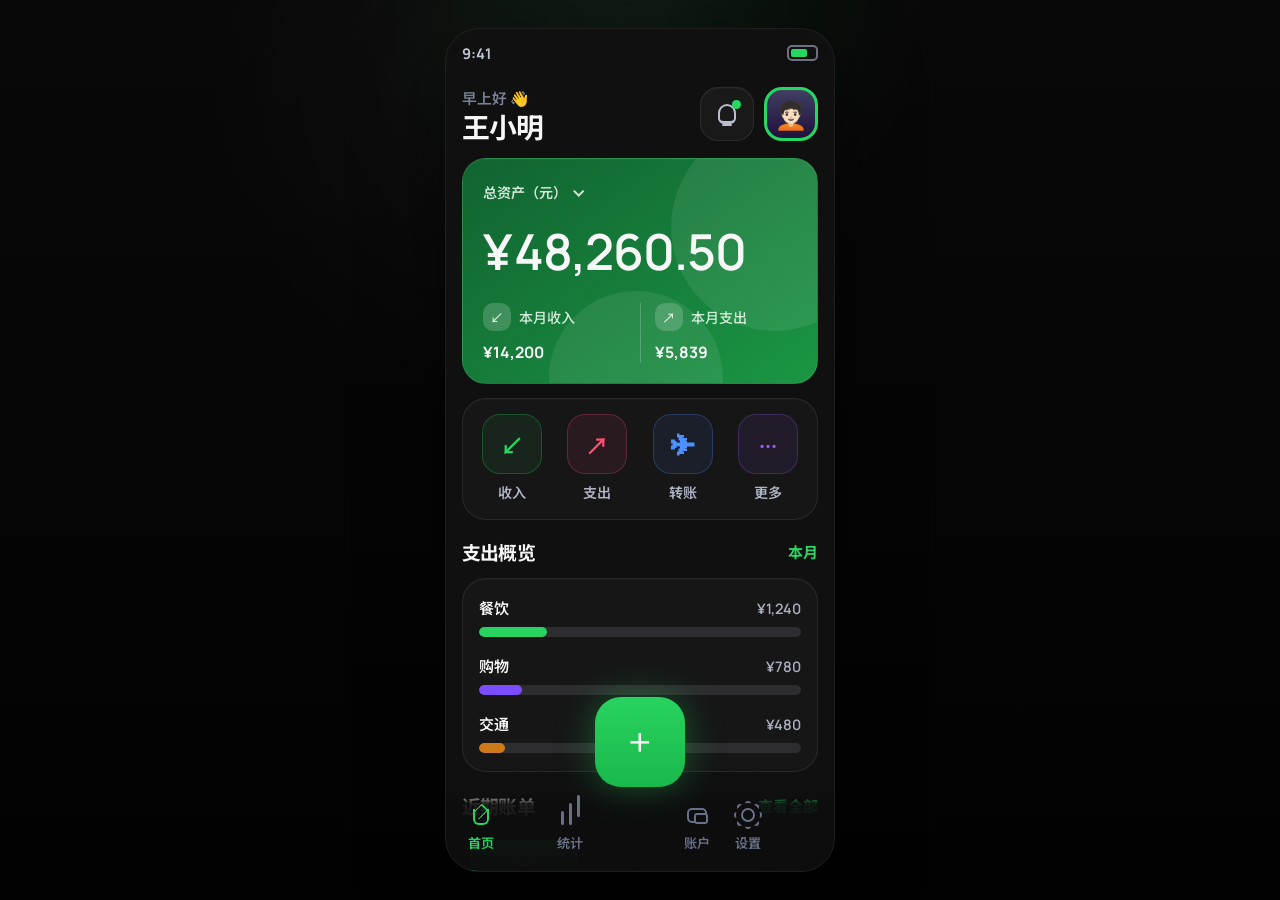
<file: docs/icost-ledger-demo/index.html>
<!DOCTYPE html>
<html lang="zh-CN">
  <head>
    <meta charset="UTF-8" />
    <meta name="viewport" content="width=device-width, initial-scale=1.0" />
    <title>FlowBook Demo</title>
    <meta
      name="description"
      content="参考 iCost 的移动端记账应用首页 demo，包含资产卡片、快捷操作、支出概览、近期账单和底部录入弹层。"
    />
    <link rel="preconnect" href="https://fonts.googleapis.com" />
    <link rel="preconnect" href="https://fonts.gstatic.com" crossorigin />
    <link
      href="https://fonts.googleapis.com/css2?family=Manrope:wght@500;600;700;800&family=Noto+Sans+SC:wght@400;500;700;800&display=swap"
      rel="stylesheet"
    />
    <link rel="stylesheet" href="./styles.css" />
  </head>
  <body>
    <div class="page-bg"></div>

    <div class="phone-shell">
      <div class="phone-frame">
        <header class="status-bar">
          <span>9:41</span>
          <div class="battery">
            <span class="battery-level"></span>
          </div>
        </header>

        <main class="app-screen">
          <section class="app-view is-active" data-view="home">
            <header class="hero-header">
              <div>
                <p class="greeting">早上好 👋</p>
                <h1>王小明</h1>
              </div>
              <div class="hero-actions">
                <button class="circle-button" type="button" aria-label="通知">
                  <span class="icon-bell"></span>
                  <span class="dot"></span>
                </button>
                <button class="avatar-button" type="button" aria-label="用户头像">🧑🏻‍🦱</button>
              </div>
            </header>

            <section class="asset-card">
              <div class="asset-card-glow asset-glow-one"></div>
              <div class="asset-card-glow asset-glow-two"></div>
              <div class="asset-card-head">
                <button class="asset-title" id="asset-title-button" type="button">
                  总资产（元）
                  <span class="chevron"></span>
                </button>
              </div>
              <div class="asset-total" id="asset-total">
                <span class="asset-currency">¥</span>
                <span class="asset-amount">0.00</span>
              </div>
              <div class="asset-summary">
                <div class="asset-metric">
                  <div class="metric-label">
                    <span class="metric-icon income-icon">↙</span>
                    <span>本月收入</span>
                  </div>
                  <strong id="month-income">¥0</strong>
                </div>
                <div class="metric-divider"></div>
                <div class="asset-metric">
                  <div class="metric-label">
                    <span class="metric-icon expense-icon">↗</span>
                    <span>本月支出</span>
                  </div>
                  <strong id="month-expense">¥0</strong>
                </div>
              </div>
            </section>

            <section class="quick-panel">
              <button class="quick-item" type="button" data-modal-type="income">
                <span class="quick-icon income">↙</span>
                <strong>收入</strong>
              </button>
              <button class="quick-item" type="button" data-modal-type="expense">
                <span class="quick-icon expense">↗</span>
                <strong>支出</strong>
              </button>
              <button class="quick-item" type="button" data-modal-type="transfer">
                <span class="quick-icon transfer">✈</span>
                <strong>转账</strong>
              </button>
              <button class="quick-item" type="button" id="more-button">
                <span class="quick-icon more">···</span>
                <strong>更多</strong>
              </button>
            </section>

            <section class="section-block">
              <div class="section-head">
                <h2>支出概览</h2>
                <button class="section-link" type="button">本月</button>
              </div>
              <div class="expense-card" id="expense-overview"></div>
            </section>

            <section class="section-block recent-section">
              <div class="section-head">
                <h2>近期账单</h2>
                <button class="section-link" id="toggle-all-button" type="button">查看全部</button>
              </div>

              <div class="segmented-control" id="recent-filter"></div>

              <div class="recent-list" id="recent-list"></div>
            </section>
          </section>

          <section class="app-view" data-view="stats">
            <header class="subpage-header">
              <p class="subpage-eyebrow">统计</p>
              <h2>收支分析</h2>
            </header>
            <section class="dark-card stats-summary">
              <div>
                <span>本月净结余</span>
                <strong id="stats-net-balance">¥0.00</strong>
              </div>
              <div>
                <span>记录总数</span>
                <strong id="stats-entry-count">0 笔</strong>
              </div>
            </section>
            <section class="dark-card chart-card">
              <div class="mini-head">
                <h3>分类排行</h3>
                <span id="stats-month-label">本月</span>
              </div>
              <div class="stats-breakdown" id="stats-breakdown"></div>
            </section>
          </section>

          <section class="app-view" data-view="account">
            <header class="subpage-header">
              <p class="subpage-eyebrow">账户</p>
              <h2>资产与账本</h2>
            </header>
            <section class="dark-card account-card">
              <span>当前账本</span>
              <strong>个人日常</strong>
              <p>支持本地存储演示，新增记录会保留在浏览器中。</p>
            </section>
            <section class="dark-card account-card">
              <span>累计收入</span>
              <strong id="total-income">¥0.00</strong>
            </section>
            <section class="dark-card account-card">
              <span>累计支出</span>
              <strong id="total-expense">¥0.00</strong>
            </section>
          </section>

          <section class="app-view" data-view="settings">
            <header class="subpage-header">
              <p class="subpage-eyebrow">设置</p>
              <h2>演示选项</h2>
            </header>
            <section class="settings-list">
              <button class="settings-item" id="reset-button" type="button">
                <span>恢复样例数据</span>
                <strong>重新填充首页展示</strong>
              </button>
              <button class="settings-item" id="open-expense-button" type="button">
                <span>快速记支出</span>
                <strong>打开底部录入弹层</strong>
              </button>
            </section>
          </section>
        </main>

        <button class="fab-button" id="fab-button" type="button" aria-label="新增账单">+</button>

        <nav class="bottom-nav" id="bottom-nav">
          <button class="nav-item is-active" type="button" data-view-target="home">
            <span class="nav-icon home"></span>
            <span>首页</span>
          </button>
          <button class="nav-item" type="button" data-view-target="stats">
            <span class="nav-icon stats"></span>
            <span>统计</span>
          </button>
          <button class="nav-item nav-gap" type="button" data-view-target="account">
            <span class="nav-icon wallet"></span>
            <span>账户</span>
          </button>
          <button class="nav-item" type="button" data-view-target="settings">
            <span class="nav-icon settings"></span>
            <span>设置</span>
          </button>
        </nav>
      </div>
    </div>

    <div class="modal-backdrop" id="modal-backdrop" hidden>
      <section class="entry-sheet" role="dialog" aria-modal="true" aria-labelledby="sheet-title">
        <div class="sheet-handle"></div>
        <div class="sheet-head">
          <div>
            <p class="subpage-eyebrow">快速录入</p>
            <h3 id="sheet-title">新增支出</h3>
          </div>
          <button class="close-button" id="close-sheet-button" type="button" aria-label="关闭">×</button>
        </div>

        <div class="sheet-segmented" id="entry-type-switch">
          <button class="sheet-tab is-active" type="button" data-entry-type="expense">支出</button>
          <button class="sheet-tab" type="button" data-entry-type="income">收入</button>
          <button class="sheet-tab" type="button" data-entry-type="transfer">转账</button>
        </div>

        <form class="entry-sheet-form" id="entry-form">
          <label>
            <span>金额</span>
            <input id="amount-input" name="amount" type="number" min="0" step="0.01" placeholder="输入金额" required />
          </label>

          <label>
            <span>分类</span>
            <select id="category-input" name="category"></select>
          </label>

          <label class="full-width">
            <span>备注</span>
            <input id="note-input" name="note" type="text" maxlength="40" placeholder="例如：星巴克咖啡、工资收入" />
          </label>

          <label class="full-width">
            <span>时间</span>
            <input id="datetime-input" name="datetime" type="datetime-local" required />
          </label>

          <div class="preset-row full-width" id="preset-row"></div>

          <button class="submit-button full-width" type="submit">保存这笔记录</button>
        </form>
      </section>
    </div>

    <template id="recent-item-template">
      <article class="recent-item">
        <div class="recent-icon"></div>
        <div class="recent-copy">
          <strong class="recent-title"></strong>
          <span class="recent-meta"></span>
        </div>
        <strong class="recent-amount"></strong>
      </article>
    </template>

    <script src="./script.js"></script>
  </body>
</html>
</file>
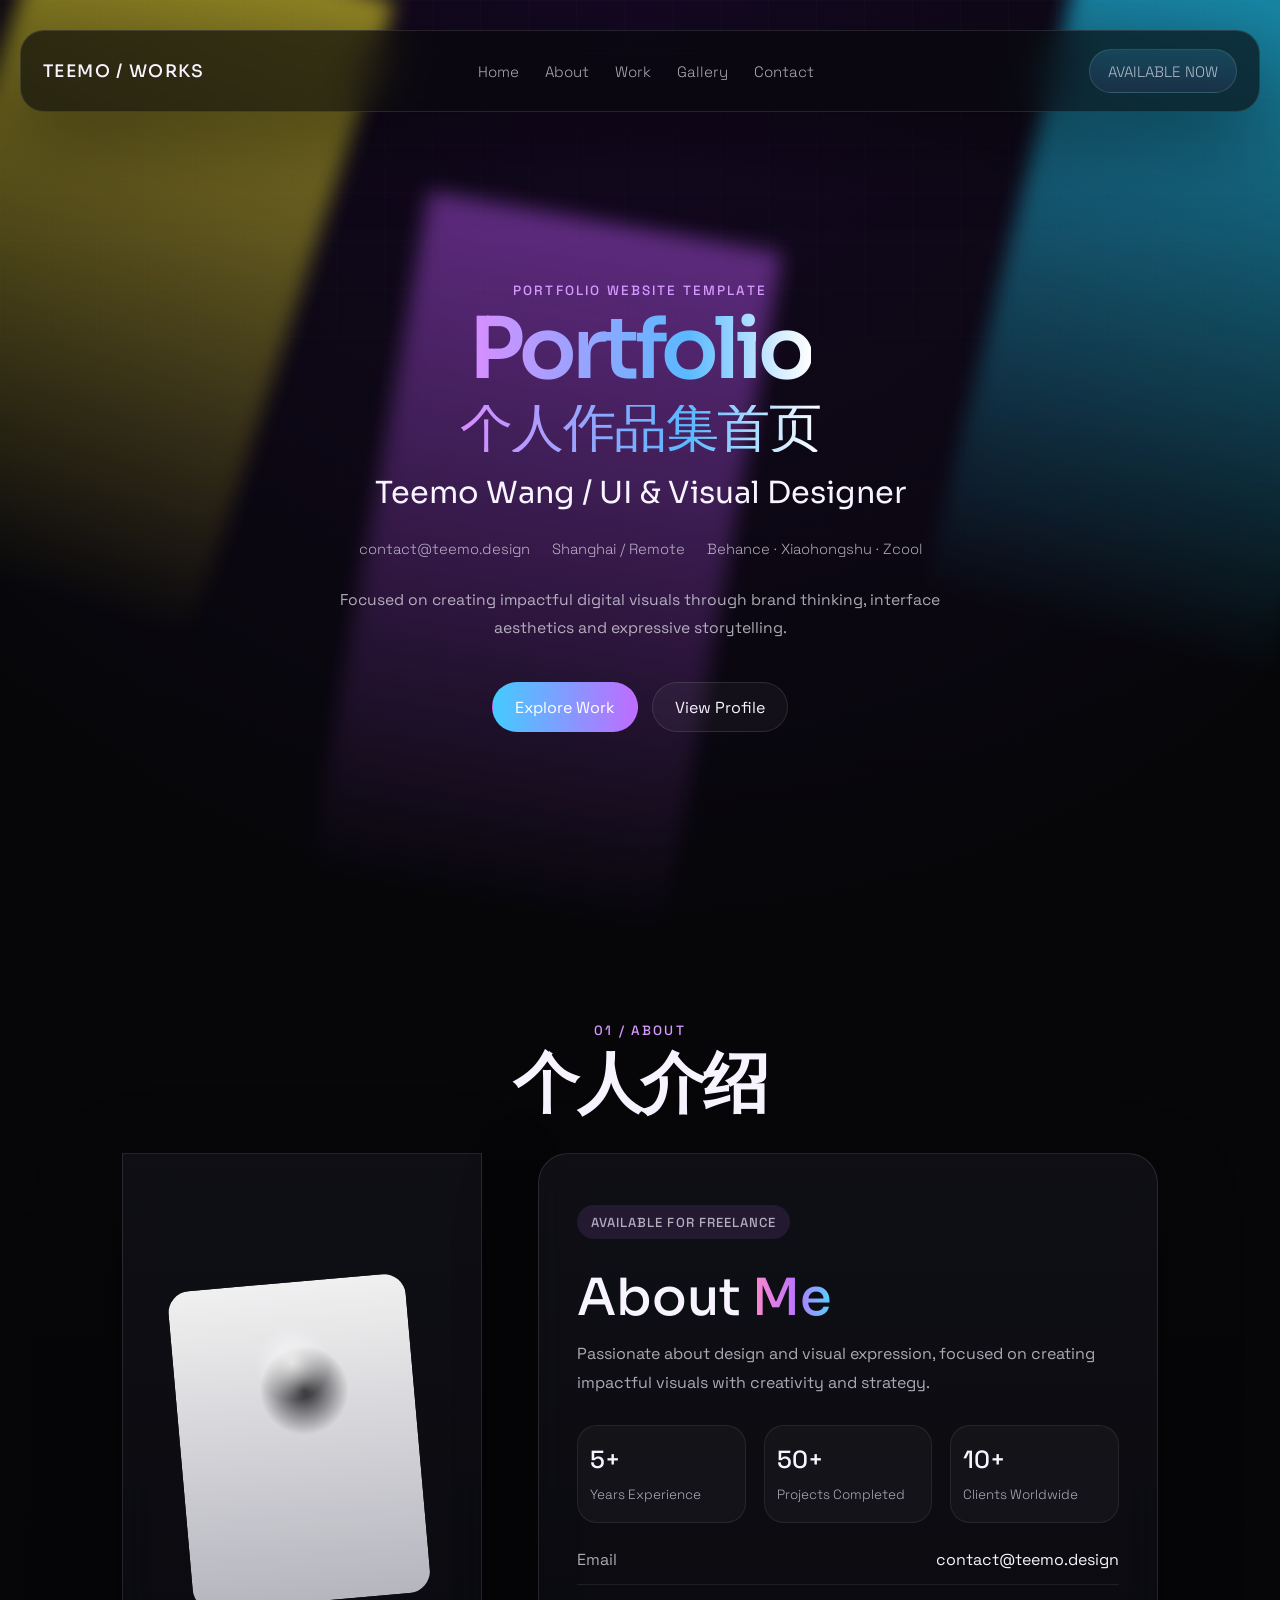
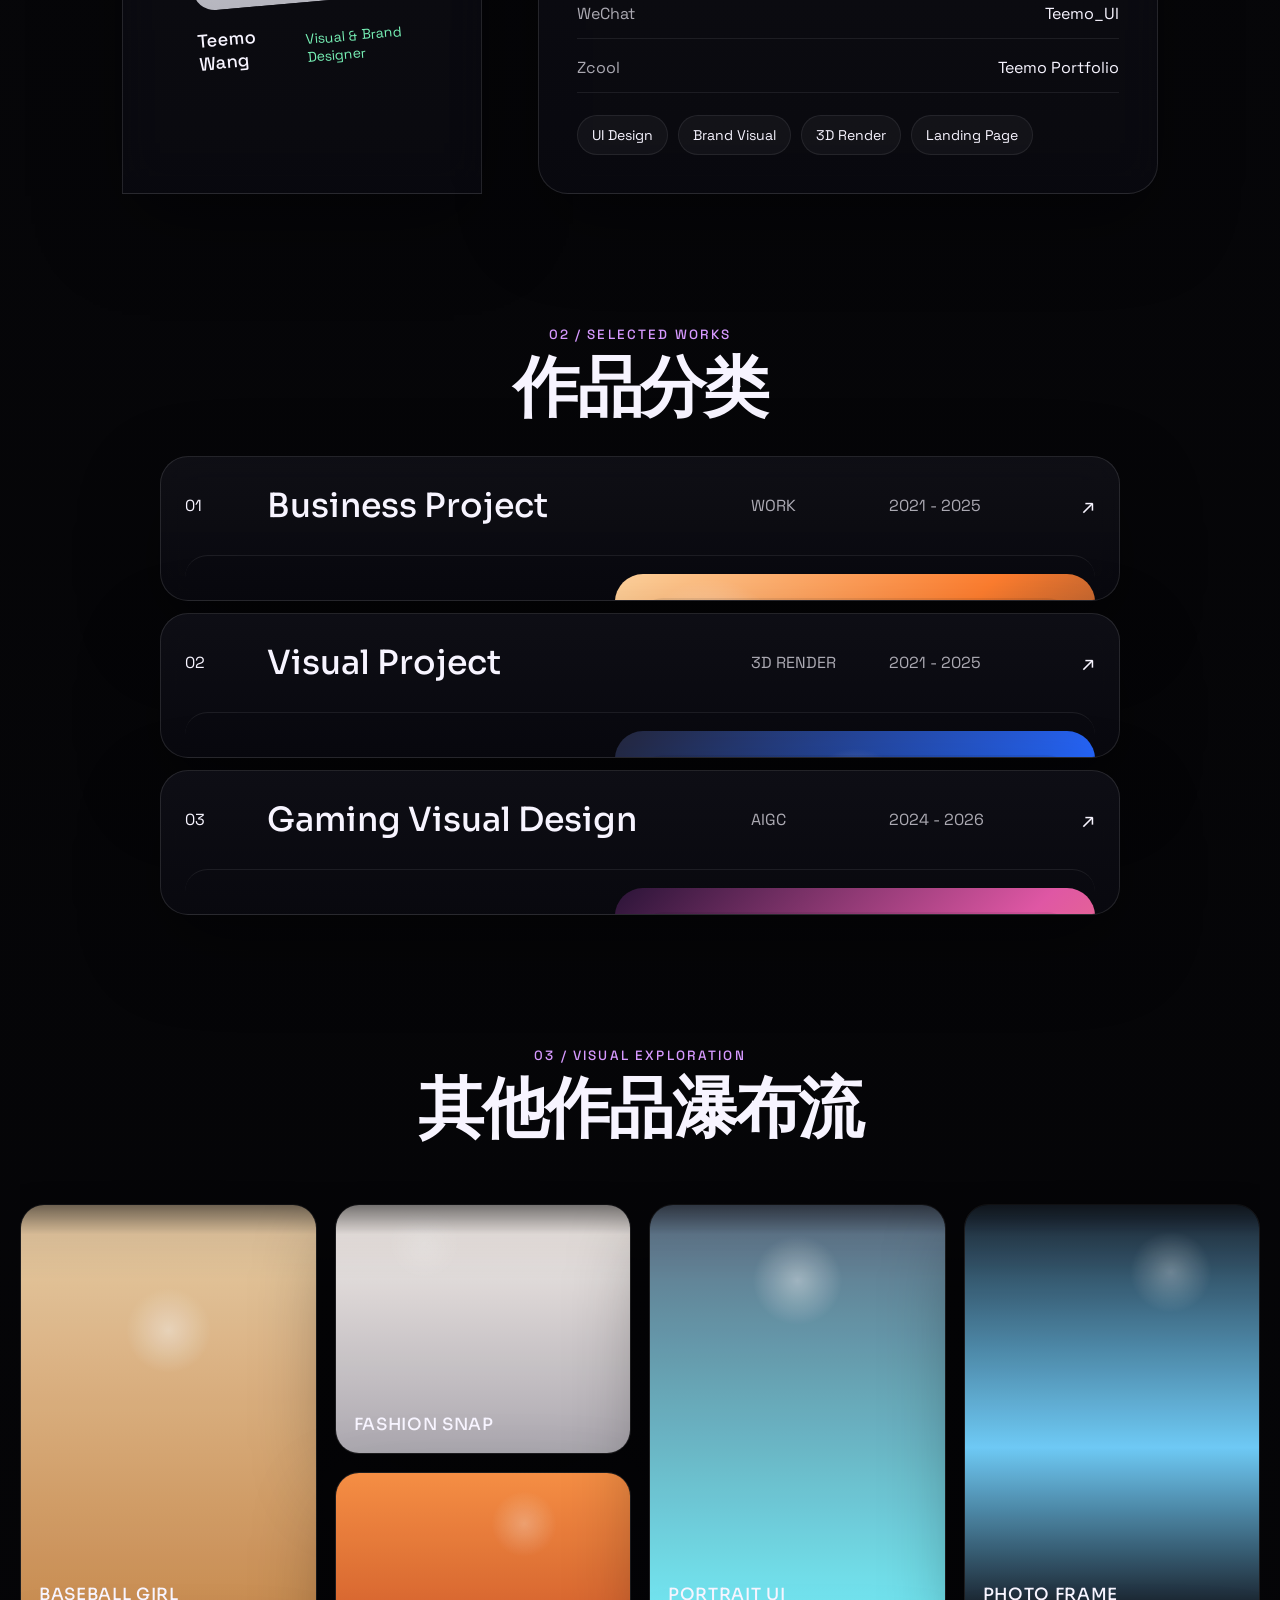
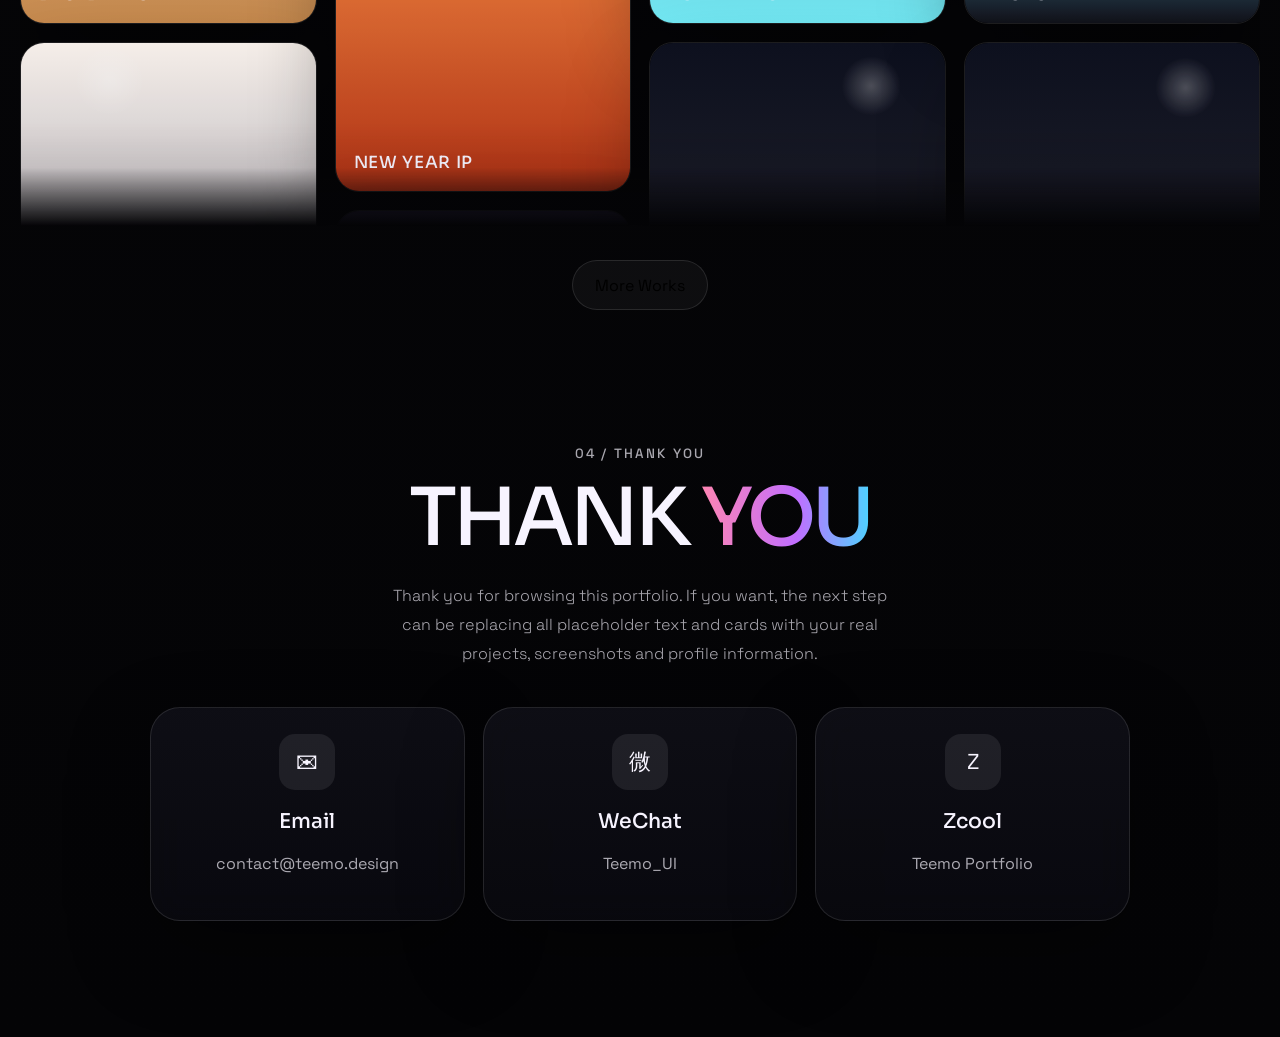
<file: docs/personal-portfolio-demo/index.html>
<!DOCTYPE html>
<html lang="zh-CN">
  <head>
    <meta charset="UTF-8" />
    <meta name="viewport" content="width=device-width, initial-scale=1.0" />
    <title>Teemo Portfolio Demo</title>
    <meta
      name="description"
      content="个人作品集网站 demo，采用首页、个人介绍、作品分类、瀑布流画廊和联系页的单页排版。"
    />
    <link rel="preconnect" href="https://fonts.googleapis.com" />
    <link rel="preconnect" href="https://fonts.gstatic.com" crossorigin />
    <link
      href="https://fonts.googleapis.com/css2?family=Space+Grotesk:wght@400;500;700&family=Sora:wght@400;600;700;800&display=swap"
      rel="stylesheet"
    />
    <link rel="stylesheet" href="./styles.css" />
  </head>
  <body>
    <div class="ambient ambient-left"></div>
    <div class="ambient ambient-right"></div>
    <div class="ambient ambient-bottom"></div>

    <div class="page-shell">
      <header class="site-header">
        <a class="brand" href="#home">TEEMO / WORKS</a>
        <nav class="site-nav">
          <a href="#home">Home</a>
          <a href="#about">About</a>
          <a href="#work">Work</a>
          <a href="#gallery">Gallery</a>
          <a href="#contact">Contact</a>
        </nav>
        <a class="header-chip" href="#contact">AVAILABLE NOW</a>
      </header>

      <main>
        <section class="hero reveal" id="home">
          <div class="hero-copy">
            <p class="eyebrow">Portfolio Website Template</p>
            <h1>
              <span class="hero-title-main">Portfolio</span>
              <span class="hero-title-sub">个人作品集首页</span>
            </h1>
            <h2>Teemo Wang / UI & Visual Designer</h2>
            <div class="hero-meta">
              <span>contact@teemo.design</span>
              <span>Shanghai / Remote</span>
              <span>Behance · Xiaohongshu · Zcool</span>
            </div>
            <p class="hero-text">
              Focused on creating impactful digital visuals through brand thinking, interface aesthetics and expressive storytelling.
            </p>
            <div class="hero-actions">
              <a class="button button-primary" href="#work">Explore Work</a>
              <a class="button button-secondary" href="#about">View Profile</a>
            </div>
          </div>
        </section>

        <section class="about reveal" id="about">
          <div class="section-title section-title-centered">
            <p class="eyebrow">01 / About</p>
            <h2>个人介绍</h2>
          </div>

          <div class="about-grid">
            <article class="about-profile glass-card">
              <div class="profile-card profile-card-inline">
                <div class="profile-photo"></div>
                <div class="profile-copy">
                  <p class="profile-name">Teemo Wang</p>
                  <p class="profile-role">Visual & Brand Designer</p>
                </div>
              </div>
            </article>

            <article class="intro-card glass-card">
              <p class="intro-badge">Available for freelance</p>
              <h3>About <span>Me</span></h3>
              <p>
                Passionate about design and visual expression, focused on creating impactful visuals with creativity
                and strategy.
              </p>
              <div class="about-stats">
                <article>
                  <strong>5+</strong>
                  <span>Years Experience</span>
                </article>
                <article>
                  <strong>50+</strong>
                  <span>Projects Completed</span>
                </article>
                <article>
                  <strong>10+</strong>
                  <span>Clients Worldwide</span>
                </article>
              </div>
              <div class="contact-card">
                <div class="contact-row">
                  <span>Email</span>
                  <strong>contact@teemo.design</strong>
                </div>
                <div class="contact-row">
                  <span>WeChat</span>
                  <strong>Teemo_UI</strong>
                </div>
                <div class="contact-row">
                  <span>Zcool</span>
                  <strong>Teemo Portfolio</strong>
                </div>
              </div>
              <div class="tag-row">
                <span>UI Design</span>
                <span>Brand Visual</span>
                <span>3D Render</span>
                <span>Landing Page</span>
              </div>
            </article>
          </div>
        </section>

        <section class="works reveal" id="work">
          <div class="section-headline">
            <div class="section-title section-title-centered">
              <p class="eyebrow">02 / Selected Works</p>
              <h2>作品分类</h2>
            </div>
          </div>

          <div class="work-list">
            <article class="work-item glass-card">
              <button class="work-row" type="button" aria-expanded="false">
                <span class="work-index">01</span>
                <span class="work-name">Business Project</span>
                <span class="work-type">WORK</span>
                <span class="work-years">2021 - 2025</span>
                <span class="work-arrow">↗</span>
              </button>
              <div class="work-drawer">
                <article class="project-panel project-panel-inline">
                  <div class="project-copy">
                    <p class="project-kicker">Business Project</p>
                    <h3>品牌活动 KV 与商业视觉整合</h3>
                    <p>
                      Building campaign key visuals, launch pages and branded motion assets for product communication.
                    </p>
                    <a class="button button-primary" href="#gallery">View Details</a>
                  </div>
                  <div class="project-preview coral">
                    <div class="preview-window">
                      <span class="preview-chip">AYGOL TODO</span>
                      <strong>今天你的身份是<br />品牌活动主视觉设计师</strong>
                    </div>
                  </div>
                </article>
              </div>
            </article>

            <article class="work-item glass-card">
              <button class="work-row" type="button" aria-expanded="false">
                <span class="work-index">02</span>
                <span class="work-name">Visual Project</span>
                <span class="work-type">3D RENDER</span>
                <span class="work-years">2021 - 2025</span>
                <span class="work-arrow">↗</span>
              </button>
              <div class="work-drawer">
                <article class="project-panel project-panel-inline">
                  <div class="project-copy">
                    <p class="project-kicker">Visual Project</p>
                    <h3>角色海报、模型包装与风格化插画</h3>
                    <p>
                      Creating stylized posters, character imagery and visual packaging for narrative-driven concepts.
                    </p>
                    <a class="button button-primary" href="#gallery">Explore Gallery</a>
                  </div>
                  <div class="project-preview blue">
                    <div class="preview-window">
                      <span class="preview-chip">VISUAL SERIES</span>
                      <strong>Character Set<br />Render & Poster</strong>
                    </div>
                  </div>
                </article>
              </div>
            </article>

            <article class="work-item glass-card">
              <button class="work-row" type="button" aria-expanded="false">
                <span class="work-index">03</span>
                <span class="work-name">Gaming Visual Design</span>
                <span class="work-type">AIGC</span>
                <span class="work-years">2024 - 2026</span>
                <span class="work-arrow">↗</span>
              </button>
              <div class="work-drawer">
                <article class="project-panel project-panel-inline">
                  <div class="project-copy">
                    <p class="project-kicker">Gaming Visual</p>
                    <h3>游戏题材包装与动态概念视觉</h3>
                    <p>
                      Designing concept-forward visuals for game campaigns, seasonal launches and immersive art direction.
                    </p>
                    <a class="button button-primary" href="#contact">Talk About It</a>
                  </div>
                  <div class="project-preview pink">
                    <div class="preview-window">
                      <span class="preview-chip">GAME CAMPAIGN</span>
                      <strong>Season Launch<br />Key Visual System</strong>
                    </div>
                  </div>
                </article>
              </div>
            </article>
          </div>
        </section>

        <section class="gallery reveal" id="gallery">
          <div class="section-headline">
            <div class="section-title section-title-centered">
              <p class="eyebrow">03 / Visual Exploration</p>
              <h2>其他作品瀑布流</h2>
            </div>
          </div>

          <div class="gallery-mask">
            <div class="gallery-scrollboard">
              <div class="gallery-column gallery-column-a">
                <div class="gallery-stack">
                  <article class="masonry-card tall warm"><span>BASEBALL GIRL</span></article>
                  <article class="masonry-card mid neutral"><span>FASHION SNAP</span></article>
                  <article class="masonry-card square orange"><span>NEW YEAR IP</span></article>
                </div>
                <div class="gallery-stack" aria-hidden="true">
                  <article class="masonry-card tall warm"><span>BASEBALL GIRL</span></article>
                  <article class="masonry-card mid neutral"><span>FASHION SNAP</span></article>
                  <article class="masonry-card square orange"><span>NEW YEAR IP</span></article>
                </div>
              </div>

              <div class="gallery-column gallery-column-b">
                <div class="gallery-stack">
                  <article class="masonry-card mid neutral"><span>FASHION SNAP</span></article>
                  <article class="masonry-card square orange"><span>NEW YEAR IP</span></article>
                  <article class="masonry-card tall violet"><span>FANTASY QUEEN</span></article>
                </div>
                <div class="gallery-stack" aria-hidden="true">
                  <article class="masonry-card mid neutral"><span>FASHION SNAP</span></article>
                  <article class="masonry-card square orange"><span>NEW YEAR IP</span></article>
                  <article class="masonry-card tall violet"><span>FANTASY QUEEN</span></article>
                </div>
              </div>

              <div class="gallery-column gallery-column-c">
                <div class="gallery-stack">
                  <article class="masonry-card tall cyan"><span>PORTRAIT UI</span></article>
                  <article class="masonry-card wide ink"><span>POSTER SYSTEM</span></article>
                  <article class="masonry-card mid warm"><span>BASEBALL CUT</span></article>
                </div>
                <div class="gallery-stack" aria-hidden="true">
                  <article class="masonry-card tall cyan"><span>PORTRAIT UI</span></article>
                  <article class="masonry-card wide ink"><span>POSTER SYSTEM</span></article>
                  <article class="masonry-card mid warm"><span>BASEBALL CUT</span></article>
                </div>
              </div>

              <div class="gallery-column gallery-column-d">
                <div class="gallery-stack">
                  <article class="masonry-card tall phone"><span>PHOTO FRAME</span></article>
                  <article class="masonry-card mid ink"><span>HDR SHOT</span></article>
                  <article class="masonry-card square violet"><span>FANTASY QUEEN</span></article>
                </div>
                <div class="gallery-stack" aria-hidden="true">
                  <article class="masonry-card tall phone"><span>PHOTO FRAME</span></article>
                  <article class="masonry-card mid ink"><span>HDR SHOT</span></article>
                  <article class="masonry-card square violet"><span>FANTASY QUEEN</span></article>
                </div>
              </div>
            </div>
          </div>
          <div class="gallery-more">
            <button class="button button-secondary" type="button">More Works</button>
          </div>
        </section>

        <section class="contact reveal" id="contact">
          <div class="contact-top">
            <p class="eyebrow">04 / Thank You</p>
            <h2>
              THANK <span>YOU</span>
            </h2>
            <p class="contact-lead">
              Thank you for browsing this portfolio. If you want, the next step can be replacing all placeholder
              text and cards with your real projects, screenshots and profile information.
            </p>
          </div>

          <div class="contact-grid">
            <article class="contact-tile glass-card">
              <span class="tile-icon">✉</span>
              <h3>Email</h3>
              <p>contact@teemo.design</p>
            </article>
            <article class="contact-tile glass-card">
              <span class="tile-icon">微</span>
              <h3>WeChat</h3>
              <p>Teemo_UI</p>
            </article>
            <article class="contact-tile glass-card">
              <span class="tile-icon">Z</span>
              <h3>Zcool</h3>
              <p>Teemo Portfolio</p>
            </article>
          </div>
        </section>
      </main>
    </div>

    <script src="./script.js"></script>
  </body>
</html>
</file>
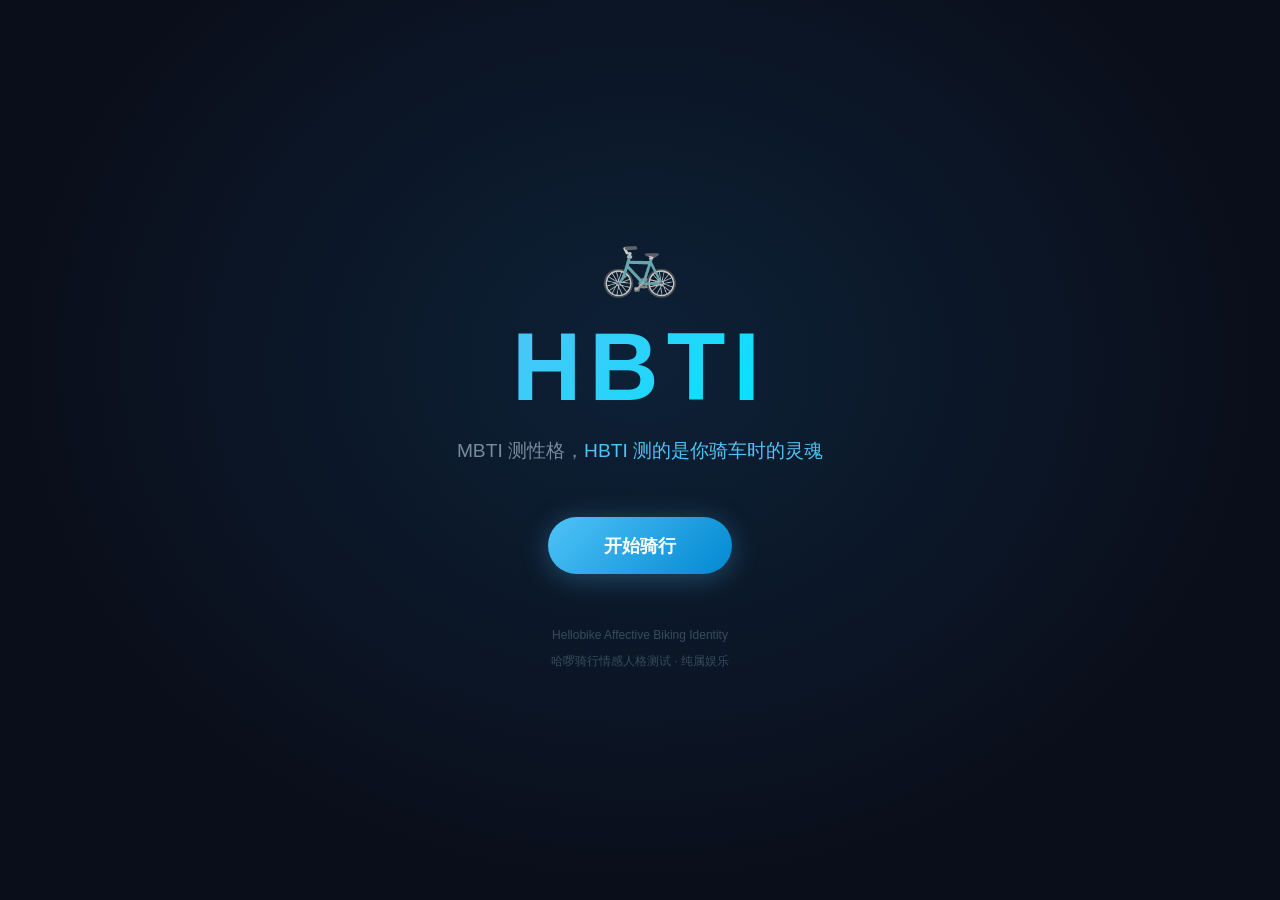
<file: docs/habi.html>
<!DOCTYPE html>
<html lang="zh-CN">
<head>
<meta charset="UTF-8">
<meta name="viewport" content="width=device-width, initial-scale=1.0">
<title>HBTI 哈啰骑行情感人格测试</title>
<style>
*{margin:0;padding:0;box-sizing:border-box}
body{font-family:-apple-system,'PingFang SC','Helvetica Neue',sans-serif;background:#0a0e1a;color:#e0e0e0;min-height:100vh;overflow-x:hidden}
.page{display:none;min-height:100vh}.page.active{display:flex;flex-direction:column;align-items:center;justify-content:center}
#landing{text-align:center;padding:40px 20px;background:radial-gradient(ellipse at 50% 40%,#0d2137,#0a0e1a 70%)}
.logo-icon{font-size:4rem;margin-bottom:12px;animation:float 3s ease-in-out infinite}
@keyframes float{0%,100%{transform:translateY(0)}50%{transform:translateY(-10px)}}
h1{font-size:clamp(3rem,12vw,6rem);font-weight:900;background:linear-gradient(135deg,#4fc3f7,#00e5ff,#4fc3f7);background-size:200% 200%;-webkit-background-clip:text;background-clip:text;-webkit-text-fill-color:transparent;animation:glow 3s ease infinite;letter-spacing:8px}
@keyframes glow{0%,100%{background-position:0% 50%}50%{background-position:100% 50%}}
.sub{font-size:clamp(.85rem,2.8vw,1.2rem);color:#7a8a9e;margin:12px 0 48px;line-height:1.8}.sub span{color:#4fc3f7}
.btn{padding:16px 56px;font-size:1.15rem;font-weight:700;color:#fff;background:linear-gradient(135deg,#4fc3f7,#0288d1);border:none;border-radius:50px;cursor:pointer;transition:transform .2s,box-shadow .2s;box-shadow:0 4px 28px rgba(79,195,247,.3);font-family:inherit}
.btn:hover{transform:scale(1.05);box-shadow:0 6px 36px rgba(79,195,247,.45)}.btn:active{transform:scale(.97)}
.credit{margin-top:48px;font-size:.75rem;color:#3a4a5e;line-height:2.2}
.pbar{position:fixed;top:0;left:0;height:4px;background:linear-gradient(90deg,#4fc3f7,#00e5ff);transition:width .4s ease;z-index:100;width:0;box-shadow:0 0 12px rgba(0,229,255,.4)}
#quiz{padding:20px;max-width:640px;width:100%;margin:0 auto;justify-content:flex-start;padding-top:60px}
.qc{font-size:.85rem;color:#4a5a6e;margin-bottom:8px;text-align:center}.qc b{color:#4fc3f7}
.qt{font-size:clamp(1.1rem,4vw,1.45rem);font-weight:700;text-align:center;margin-bottom:32px;line-height:1.8;min-height:3em;color:#e8f0f8}
.opts{display:flex;flex-direction:column;gap:12px}
.ob{width:100%;padding:16px 20px;font-size:1rem;color:#b0c4d8;background:rgba(79,195,247,.04);border:1px solid rgba(79,195,247,.12);border-radius:14px;cursor:pointer;transition:all .25s;text-align:left;line-height:1.6;font-family:inherit}
.ob:hover{background:rgba(79,195,247,.1);border-color:rgba(79,195,247,.4);color:#e0f0ff;transform:translateX(4px)}
.ob.sel{background:rgba(79,195,247,.18);border-color:#4fc3f7;color:#fff;pointer-events:none}
.back{display:inline-block;margin-top:20px;padding:10px 24px;font-size:.85rem;color:#4a5a6e;background:none;border:1px solid rgba(79,195,247,.15);border-radius:30px;cursor:pointer;font-family:inherit;transition:all .2s}.back:hover{color:#4fc3f7;border-color:#4fc3f7}
#result{padding:40px 20px;max-width:640px;width:100%;margin:0 auto;justify-content:flex-start;padding-top:40px}
.rc{background:linear-gradient(145deg,rgba(79,195,247,.06),rgba(2,136,209,.02));border:1px solid rgba(79,195,247,.1);border-radius:24px;padding:36px 28px;text-align:center;margin-bottom:24px}
.re{font-size:4.5rem;margin-bottom:12px}.rtl{font-size:.82rem;color:#5a7a9e;margin-bottom:4px;letter-spacing:2px}
.rt{font-size:2.4rem;font-weight:900;background:linear-gradient(135deg,#4fc3f7,#00e5ff);-webkit-background-clip:text;background-clip:text;-webkit-text-fill-color:transparent;margin-bottom:4px;letter-spacing:4px}
.rn{font-size:1.1rem;color:#8ab4d8;margin-bottom:20px}
.mb{width:80%;margin:0 auto 8px;height:8px;background:rgba(79,195,247,.08);border-radius:4px;overflow:hidden}
.mf{height:100%;background:linear-gradient(90deg,#4fc3f7,#00e5ff);border-radius:4px;transition:width 1.5s ease}
.mt{font-size:.85rem;color:#5a7a9e;margin-bottom:24px}
.rd{font-size:.95rem;color:#9ab0c8;line-height:2;text-align:left}
.radar-wrap{margin:28px auto 0;text-align:center}
.radar-wrap h3{font-size:.88rem;color:#5a7a9e;margin-bottom:16px;letter-spacing:2px}
canvas.radar{display:block;margin:0 auto}
.dims{margin-top:20px}
.dr{display:flex;align-items:center;margin-bottom:10px;font-size:.82rem}
.dl{width:68px;color:#6a8aae;flex-shrink:0;text-align:right;padding-right:10px}
.db{flex:1;height:6px;background:rgba(79,195,247,.08);border-radius:3px;overflow:hidden}
.df{height:100%;border-radius:3px;transition:width 1.2s ease}
.dv{width:36px;text-align:right;color:#5a7a9e;padding-left:8px}
.tags{display:flex;flex-wrap:wrap;gap:8px;justify-content:center;margin-top:24px}
.tag{padding:6px 14px;border-radius:20px;font-size:.78rem;background:rgba(79,195,247,.08);border:1px solid rgba(79,195,247,.18);color:#4fc3f7}
</style>
</head>
<body>
<div class="pbar" id="pb"></div>
<div class="page active" id="landing">
<div class="logo-icon">🚲</div>
<h1>HBTI</h1>
<p class="sub">MBTI 测性格，<span>HBTI 测的是你骑车时的灵魂</span></p>
<button class="btn" id="startBtn">开始骑行</button>
<div class="credit">Hellobike Affective Biking Identity<br>哈啰骑行情感人格测试 · 纯属娱乐</div>
</div>
<div class="page" id="quiz">
<div class="qc"><b id="qn">1</b> / 10</div>
<div class="qt" id="qtx"></div>
<div class="opts" id="qo"></div>
<button class="back" id="backBtn" style="display:none">← 上一题</button>
</div>
<div class="page" id="result">
<div class="rc">
<div class="re" id="rE"></div>
<div class="rtl">你的 HBTI 骑行人格</div>
<div class="rt" id="rT"></div>
<div class="rn" id="rN"></div>
<div class="mb"><div class="mf" id="mF" style="width:0"></div></div>
<div class="mt">匹配度 <span id="mP">0</span>%</div>
<div class="rd" id="rD"></div>
<div class="radar-wrap"><h3>五维骑行雷达</h3><canvas class="radar" id="radarCvs" width="280" height="280"></canvas></div>
<div class="dims" id="dims"></div>
<div class="tags" id="tags"></div>
</div>
<button class="btn" id="retryBtn" style="width:100%;max-width:640px">再测一次</button>
<div class="credit" style="margin-top:24px;text-align:center">Hellobike Affective Biking Identity · 哈啰骑行情感人格测试 · 纯属娱乐</div>
</div>
<script>
var scores={F:0,W:0,S:0,E:0,P:0},cur=0,ans=[];
var TOTAL=10;

/* 10道骑行场景题目 - 五维: F(自由感) W(温暖度) S(社交力) E(探索欲) P(仪式感) */
var QS=[
{q:"你最喜欢什么时候骑车？",o:[
{t:"清晨五六点，整条路都是我的",d:{F:3,E:1}},
{t:"傍晚下班后，吹吹风放松一下",d:{W:2,P:1}},
{t:"深夜，城市安静得像另一个世界",d:{E:3,F:1}},
{t:"约好朋友的周末下午",d:{S:3,W:1}}
]},
{q:"骑车时你会听什么？",o:[
{t:"必须有歌！骑车不听歌等于没骑",d:{P:3,F:1}},
{t:"什么都不听，就听风声和城市的声音",d:{F:2,E:1}},
{t:"播客或者脱口秀，骑车也要学习",d:{E:2,S:1}},
{t:"跟同行的人聊天就够了",d:{S:3,W:1}}
]},
{q:"遇到上坡你的第一反应？",o:[
{t:"冲！站起来猛蹬，征服它",d:{F:3,E:1}},
{t:"慢慢骑上去，享受这个过程",d:{W:2,P:1}},
{t:"下来推着走，不丢人",d:{W:1,S:1}},
{t:"绕路，一定有更平的路可以走",d:{E:3,F:1}}
]},
{q:"你会把车停在哪？",o:[
{t:"规规矩矩停在停车线内，摆正",d:{P:3,W:1}},
{t:"哪近停哪，赶时间啊",d:{F:2,E:1}},
{t:"找个有树荫的地方，心疼车被晒",d:{W:3,P:1}},
{t:"停在朋友的车旁边，组个方阵",d:{S:3,P:1}}
]},
{q:"骑车时看到好风景你会？",o:[
{t:"停下来拍照发朋友圈",d:{P:3,S:2}},
{t:"放慢速度多看两眼，但不停",d:{F:2,W:1}},
{t:"记住这个地方，下次带朋友来",d:{S:2,W:2}},
{t:"拐进去探索一下，说不定有惊喜",d:{E:3,F:1}}
]},
{q:"你理想的骑行距离是？",o:[
{t:"3公里以内，代步刚好",d:{W:2,P:1}},
{t:"5-10公里，刚好出一身汗",d:{F:2,W:1}},
{t:"越远越好，骑到不认识的地方才刺激",d:{E:3,F:2}},
{t:"不在乎距离，看和谁一起骑",d:{S:3,W:1}}
]},
{q:"下雨天你还骑车吗？",o:[
{t:"骑！雨中骑行超浪漫的好吧",d:{E:2,P:3}},
{t:"看情况，小雨骑，大雨算了",d:{W:2,F:1}},
{t:"绝对不骑，等雨停或者打车",d:{W:2,S:1}},
{t:"专门等下雨去骑，体验不一样的城市",d:{E:3,P:1}}
]},
{q:"你骑车时的表情是？",o:[
{t:"嘴角上扬，忍不住笑",d:{W:3,F:1}},
{t:"面无表情但内心很平静",d:{F:2,P:1}},
{t:"东张西望，好奇宝宝",d:{E:3,S:1}},
{t:"边骑边跟旁边的人说话",d:{S:3,W:1}}
]},
{q:"你会和谁一起骑车？",o:[
{t:"一个人，自由自在不用迁就谁",d:{F:3,E:1}},
{t:"和最好的朋友，边骑边聊",d:{S:3,W:1}},
{t:"和对象，这是我们的浪漫时刻",d:{W:3,P:2}},
{t:"谁都行，路上遇到的陌生人也能聊",d:{S:2,E:2}}
]},
{q:"你觉得骑车最大的意义是？",o:[
{t:"自由，想去哪就去哪，不堵车不挤地铁",d:{F:3,E:1}},
{t:"环保低碳，为地球做一点小事",d:{W:2,P:2}},
{t:"发现城市里那些开车永远看不到的角落",d:{E:3,F:1}},
{t:"和朋友一起骑车的快乐是加倍的",d:{S:3,W:2}}
]}
];

/* 10种骑行人格 */
var TYPES=[
{code:"WIND",name:"风之骑士",emoji:"🌬️",desc:"你骑车的时候，整个世界都在后退。红灯是建议，上坡是挑战，逆风是对手。你享受速度带来的肾上腺素飙升，享受头发被风吹乱的不羁感。你不是在骑车，你是在飞。别人骑车是通勤，你骑车是一场和城市的竞速赛。你的哈啰单车如果有里程排行榜，你一定在前三。",dims:{F:3,W:-2,S:-1,E:1,P:-1},tags:["速度即正义","风一样的骑手","红灯是建议"]},
{code:"SLOW",name:"慢时光旅人",emoji:"🐌",desc:"你骑车从来不赶时间。别人三分钟的路你能骑十分钟，不是因为你慢，是因为你在享受。路边的花开了你要看看，猫咪晒太阳你要停下来撸两下。你的骑行速度和你的生活态度一样——慢慢来，比较快。你是这个焦虑时代里最稀缺的存在：一个真正会享受当下的人。",dims:{F:1,W:3,S:0,E:0,P:2},tags:["慢即是快","路边的花都认识","人间值得"]},
{code:"RAIN",name:"雨中浪漫家",emoji:"🌧️",desc:"别人下雨天叫车，你下雨天骑车。你觉得雨滴打在脸上是大自然的亲吻，积水溅起来是免费的水上乐园。你的朋友觉得你疯了，但你知道——雨中的城市有一种平时看不到的美。你不怕淋湿，你怕的是错过每一种天气里不同的风景。你的衣柜里一定有一件随时准备出发的雨衣。",dims:{F:1,W:-1,S:-2,E:3,P:3},tags:["什么天气都骑","雨衣常备","浪漫到淋湿"]},
{code:"DAWN",name:"晨光追逐者",emoji:"🌅",desc:"当整个城市还在睡梦中，你已经骑上了哈啰单车。清晨五六点的街道是你的私人赛道，第一缕阳光是你的专属灯光。你享受那种「整个世界都是我的」的感觉。早起骑行不是自律，是你和这座城市的秘密约会。你的朋友圈里全是晨光和空旷的街道，配文永远是「早安」。",dims:{F:2,W:2,S:-1,E:1,P:3},tags:["五点起床不是梦","晨光收集者","城市早鸟"]},
{code:"SONG",name:"骑行DJ",emoji:"🎵",desc:"没有BGM的骑行是没有灵魂的。你的耳机是骑行装备的一部分，你的歌单是按骑行场景分类的——上坡有战歌，下坡有嗨曲，夜骑有氛围感音乐。你骑车的节奏完全跟着音乐走，遇到副歌高潮的时候你会不自觉地加速。你不是在骑车，你是在拍自己的公路电影。",dims:{F:1,W:1,S:0,E:1,P:3},tags:["骑车必戴耳机","人形点唱机","公路电影主角"]},
{code:"SNAP",name:"街拍骑手",emoji:"📸",desc:"你的骑行路线不是按距离规划的，是按拍照点规划的。每次骑车你的手机电量都会掉30%，因为你一直在拍拍拍。路边的涂鸦、转角的咖啡店、夕阳下的天际线——你的眼睛就是取景框，你的哈啰单车就是你的移动摄影棚。你的朋友圈是一本城市影集，而你是这座城市最勤劳的记录者。",dims:{F:0,W:1,S:2,E:2,P:3},tags:["骑到哪拍到哪","手机电量杀手","城市记录者"]},
{code:"PACK",name:"组队骑行家",emoji:"👥",desc:"一个人骑车？不存在的。你每次骑车都要拉上三五好友，浩浩荡荡出发。你是那个在群里发「今天有人一起骑车吗」的人，你是那个骑在最前面回头喊「跟上跟上」的人。对你来说，骑车不是交通方式，是社交活动。你的快乐不是来自骑行本身，而是来自和朋友们一起骑行的那种热闹感。",dims:{F:-1,W:2,S:3,E:1,P:1},tags:["不落单骑手","群里活跃分子","快乐要分享"]},
{code:"LOST",name:"迷路探险家",emoji:"🗺️",desc:"你骑车从来不看导航。左转还是右转？看心情。前面有条没走过的小巷？拐进去。你享受的就是那种「不知道下一秒会看到什么」的刺激感。你在这座城市生活了好几年，但你发现的隐藏角落比本地人还多。你的骑行轨迹画出来大概是一团毛线球，但每一段都是独一无二的冒险。",dims:{F:1,W:-1,S:-1,E:3,P:-2},tags:["导航是什么","城市探险家","每次都迷路"]},
{code:"WARM",name:"暖心摆渡人",emoji:"💛",desc:"你是那种会把车让给别人骑的人。看到有人在路边等车等不到，你会说「要不你骑我这辆」。你骑车的时候会主动避让行人，会给迷路的人指路，会帮老人把倒了的共享单车扶起来。你骑车不只是为了自己，你是在用一种温柔的方式和这个世界互动。你是城市里最温暖的骑行者。",dims:{F:0,W:3,S:2,E:0,P:1},tags:["移动暖宝宝","顺路载你一程","城市温度计"]},
{code:"ZEN",name:"禅意骑行者",emoji:"🧘",desc:"你骑车的时候脑子里什么都不想。不想工作，不想烦恼，不想明天的deadline。踩踏板的节奏就是你的呼吸节奏，车轮转动的声音就是你的白噪音。你把骑行当成移动冥想，每一次出发都是一次心灵的重启。别人问你为什么喜欢骑车，你说不出具体原因——因为那种感觉，只有骑上去才知道。",dims:{F:2,W:1,S:-2,E:0,P:2},tags:["移动冥想室","脑子放空中","骑行即修行"]}
];

/* 维度名称和颜色 */
var DN={F:"自由感",W:"温暖度",S:"社交力",E:"探索欲",P:"仪式感"};
var DC={F:"#4fc3f7",W:"#ffb74d",S:"#81c784",E:"#ba68c8",P:"#e57373"};
var DK=["F","W","S","E","P"];

/* 页面切换 */
function show(id){document.querySelectorAll(".page").forEach(function(p){p.classList.remove("active")});document.getElementById(id).classList.add("active")}

/* 渲染题目 */
function render(){
var q=QS[cur];
document.getElementById("qn").textContent=cur+1;
document.getElementById("qtx").textContent=q.q;
document.getElementById("pb").style.width=(cur/TOTAL*100)+"%";
var box=document.getElementById("qo");
box.innerHTML="";
q.o.forEach(function(opt,i){
var b=document.createElement("button");
b.className="ob";b.textContent=opt.t;
b.onclick=function(){pick(i)};
box.appendChild(b);
});
window.scrollTo(0,0);
document.getElementById("backBtn").style.display=cur>0?"inline-block":"none";
}

/* 选择答案 */
function pick(i){
var btns=document.getElementById("qo").children;
for(var j=0;j<btns.length;j++)btns[j].classList.remove("sel");
btns[i].classList.add("sel");
var d=QS[cur].o[i].d;
ans.push({idx:cur,d:d});
for(var k in d)scores[k]=(scores[k]||0)+d[k];
cur++;
setTimeout(function(){if(cur>=TOTAL)finish();else render();},300);
}

/* 余弦相似度匹配 */
function finish(){
document.getElementById("pb").style.width="100%";
var best=null,bs=-999;
TYPES.forEach(function(t){
var dot=0,mA=0,mB=0;
DK.forEach(function(k){
var a=scores[k]||0,b=t.dims[k]||0;
dot+=a*b;mA+=a*a;mB+=b*b;
});
mA=Math.sqrt(mA);mB=Math.sqrt(mB);
var sim=(mA&&mB)?(dot/(mA*mB)):0;
if(sim>bs){bs=sim;best=t}
});
var pct=Math.round(65+bs*33);
if(pct>98)pct=98;if(pct<65)pct=65;
showResult(best,pct);
}

/* 绘制雷达图 */
function drawRadar(vals){
var cvs=document.getElementById("radarCvs");
var ctx=cvs.getContext("2d");
var W=cvs.width,H=cvs.height;
var cx=W/2,cy=H/2,R=100;
var n=DK.length;
var step=Math.PI*2/n;
var startAngle=-Math.PI/2;
ctx.clearRect(0,0,W,H);
/* 背景网格 */
[.25,.5,.75,1].forEach(function(s){
ctx.beginPath();
for(var i=0;i<=n;i++){
var a=startAngle+step*i;
var x=cx+Math.cos(a)*R*s;
var y=cy+Math.sin(a)*R*s;
if(i===0)ctx.moveTo(x,y);else ctx.lineTo(x,y);
}
ctx.closePath();
ctx.strokeStyle="rgba(79,195,247,.12)";
ctx.lineWidth=1;
ctx.stroke();
});
/* 轴线 */
for(var i=0;i<n;i++){
var a=startAngle+step*i;
ctx.beginPath();
ctx.moveTo(cx,cy);
ctx.lineTo(cx+Math.cos(a)*R,cy+Math.sin(a)*R);
ctx.strokeStyle="rgba(79,195,247,.1)";
ctx.stroke();
}
/* 数据区域 */
ctx.beginPath();
for(var i=0;i<=n;i++){
var idx=i%n;
var a=startAngle+step*idx;
var v=vals[idx]/100;
var x=cx+Math.cos(a)*R*v;
var y=cy+Math.sin(a)*R*v;
if(i===0)ctx.moveTo(x,y);else ctx.lineTo(x,y);
}
ctx.closePath();
ctx.fillStyle="rgba(79,195,247,.15)";
ctx.fill();
ctx.strokeStyle="#4fc3f7";
ctx.lineWidth=2;
ctx.stroke();
/* 数据点 */
for(var i=0;i<n;i++){
var a=startAngle+step*i;
var v=vals[i]/100;
var x=cx+Math.cos(a)*R*v;
var y=cy+Math.sin(a)*R*v;
ctx.beginPath();
ctx.arc(x,y,4,0,Math.PI*2);
ctx.fillStyle="#00e5ff";
ctx.fill();
}
/* 标签 */
ctx.font="12px -apple-system,PingFang SC,sans-serif";
ctx.fillStyle="#7a9abe";
ctx.textAlign="center";
ctx.textBaseline="middle";
for(var i=0;i<n;i++){
var a=startAngle+step*i;
var lx=cx+Math.cos(a)*(R+22);
var ly=cy+Math.sin(a)*(R+22);
ctx.fillText(DN[DK[i]],lx,ly);
}
}

/* 展示结果 */
function showResult(t,pct){
show("result");
document.getElementById("rE").textContent=t.emoji;
document.getElementById("rT").textContent=t.code;
document.getElementById("rN").textContent=t.name;
document.getElementById("rD").textContent=t.desc;
document.getElementById("mP").textContent=pct;
setTimeout(function(){document.getElementById("mF").style.width=pct+"%"},200);
/* 计算各维度百分比 */
var dimVals=[];
var dh=document.getElementById("dims");
dh.innerHTML="";
DK.forEach(function(k,idx){
var v=scores[k]||0;
var pv=Math.round(Math.min(100,Math.max(5,(v+8)/16*100)));
dimVals.push(pv);
var row=document.createElement("div");row.className="dr";
row.innerHTML='<div class="dl">'+DN[k]+'</div><div class="db"><div class="df" style="width:0;background:'+DC[k]+'"></div></div><div class="dv">'+pv+'</div>';
dh.appendChild(row);
setTimeout(function(){row.querySelector(".df").style.width=pv+"%"},400+idx*100);
});
/* 绘制雷达图 */
setTimeout(function(){drawRadar(dimVals)},300);
/* 标签 */
var tg=document.getElementById("tags");tg.innerHTML="";
(t.tags||[]).forEach(function(l){var s=document.createElement("span");s.className="tag";s.textContent="#"+l;tg.appendChild(s)});
}

/* 事件绑定 */
document.getElementById("startBtn").onclick=function(){show("quiz");render()};
document.getElementById("retryBtn").onclick=function(){location.reload()};
document.getElementById("backBtn").onclick=function(){
if(cur<=0)return;
var last=ans.pop();
var d=last.d;
for(var k in d)scores[k]=(scores[k]||0)-d[k];
cur=last.idx;
render();
};
</script>
</body>
</html>
</file>
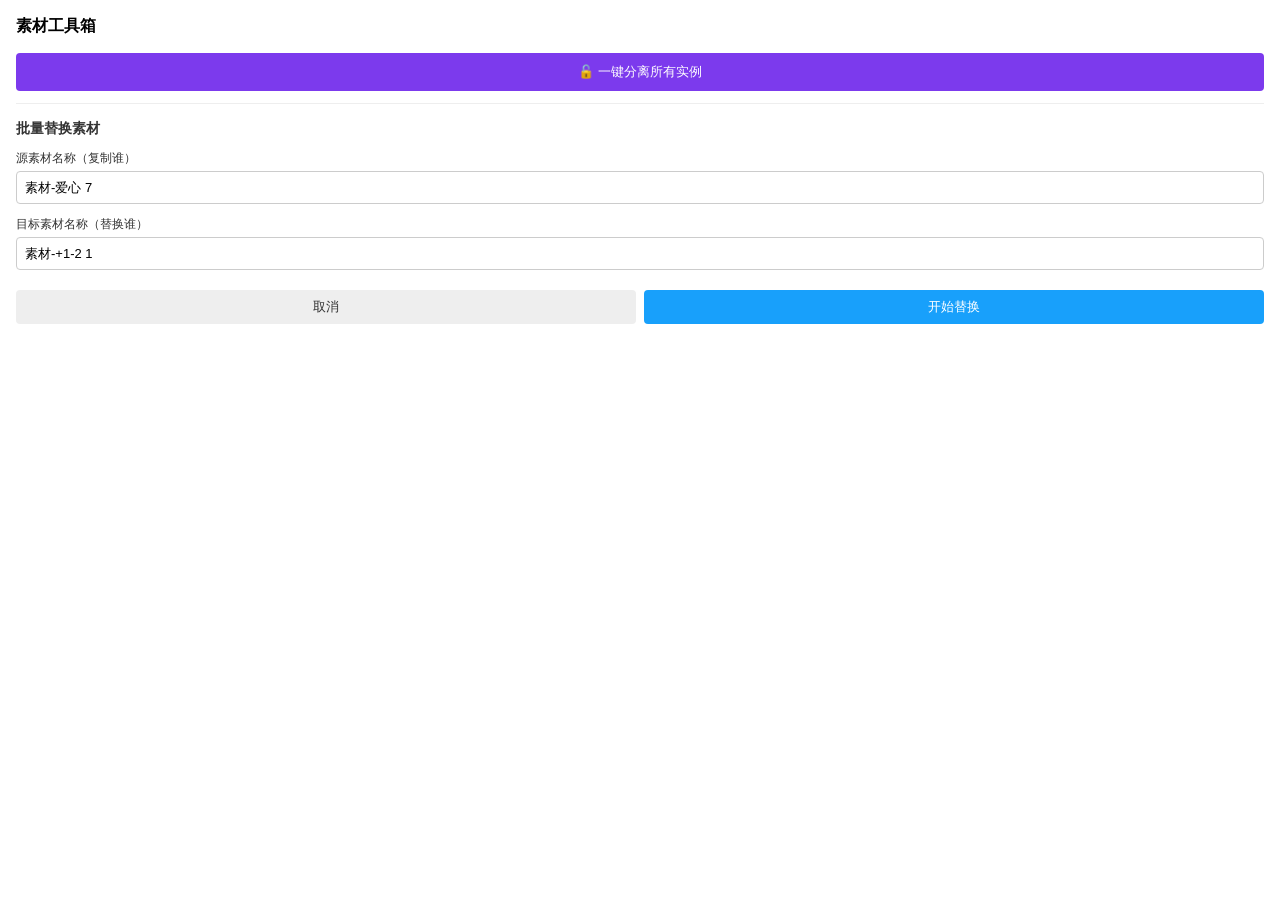
<file: figma/replace-material/ui.html>
<!DOCTYPE html>
<html>
<head>
  <style>
    body {
      font-family: -apple-system, BlinkMacSystemFont, sans-serif;
      padding: 16px;
      margin: 0;
      background: #fff;
    }
    h2 { font-size: 16px; margin: 0 0 16px 0; }
    label { display: block; font-size: 12px; color: #333; margin-bottom: 4px; }
    input {
      width: 100%;
      padding: 8px;
      border: 1px solid #ccc;
      border-radius: 4px;
      font-size: 13px;
      margin-bottom: 12px;
      box-sizing: border-box;
    }
    .btn-group { display: flex; gap: 8px; margin-top: 8px; }
    button {
      flex: 1;
      padding: 8px 16px;
      border: none;
      border-radius: 4px;
      font-size: 13px;
      cursor: pointer;
    }
    .btn-primary { background: #18A0FB; color: #fff; }
    .btn-cancel { background: #eee; color: #333; }
    .btn-detach { width: 100%; padding: 10px; background: #7c3aed; color: #fff; border: none; border-radius: 4px; font-size: 13px; cursor: pointer; }
    .btn-detach:hover { background: #6d28d9; }
    h3 { color: #333; }
    #message { margin-top: 12px; font-size: 12px; padding: 8px; border-radius: 4px; display: none; }
    .success { background: #e8f5e9; color: #2e7d32; }
    .error { background: #ffebee; color: #c62828; }
  </style>
</head>
<body>
  <h2>素材工具箱</h2>

  <div style="margin-bottom: 16px; padding-bottom: 12px; border-bottom: 1px solid #eee;">
    <button class="btn-detach" id="detachBtn">🔓 一键分离所有实例</button>
    <div id="detachMessage" style="margin-top: 8px; font-size: 12px; display: none; padding: 6px 8px; border-radius: 4px;"></div>
  </div>

  <h3 style="font-size: 14px; margin: 0 0 12px 0;">批量替换素材</h3>

  <label>源素材名称（复制谁）</label>
  <input id="sourceName" type="text" value="素材-爱心 7" placeholder="输入源素材图层名" />

  <label>目标素材名称（替换谁）</label>
  <input id="targetName" type="text" value="素材-+1-2 1" placeholder="输入要被替换的图层名" />

  <div class="btn-group">
    <button class="btn-cancel" id="cancelBtn">取消</button>
    <button class="btn-primary" id="replaceBtn">开始替换</button>
  </div>

  <div id="message"></div>

  <script>
    document.getElementById('detachBtn').onclick = () => {
      parent.postMessage({ pluginMessage: { type: 'detach-all' } }, '*');
    };

    document.getElementById('replaceBtn').onclick = () => {
      const sourceName = document.getElementById('sourceName').value.trim();
      const targetName = document.getElementById('targetName').value.trim();
      if (!sourceName || !targetName) {
        showMessage('请填写完整的素材名称', 'error');
        return;
      }
      parent.postMessage({ pluginMessage: { type: 'replace', sourceName, targetName } }, '*');
    };

    document.getElementById('cancelBtn').onclick = () => {
      parent.postMessage({ pluginMessage: { type: 'cancel' } }, '*');
    };

    window.onmessage = (event) => {
      const msg = event.data.pluginMessage;
      if (!msg) return;
      if (msg.target === 'detach') {
        const el = document.getElementById('detachMessage');
        el.textContent = msg.message;
        el.className = msg.type;
        el.style.display = 'block';
      } else {
        showMessage(msg.message, msg.type);
      }
    };

    function showMessage(text, type) {
      const el = document.getElementById('message');
      el.textContent = text;
      el.className = type;
      el.style.display = 'block';
    }
  </script>
</body>
</html>
</file>
<file: docs/icost-ledger-demo/styles.css>
:root {
  --bg: #0d0d0e;
  --bg-soft: #151516;
  --card: #1a1a1b;
  --card-edge: rgba(255, 255, 255, 0.08);
  --text: #f7f7f7;
  --muted: #84889a;
  --green: #26d861;
  --green-deep: #15833b;
  --blue: #4d90ff;
  --purple: #9f59ff;
  --red: #ff4f73;
  --orange: #cf7a1a;
  --track: #2d2d2f;
  --shadow: 0 24px 60px rgba(0, 0, 0, 0.45);
}

* {
  box-sizing: border-box;
}

html,
body {
  margin: 0;
  min-height: 100%;
}

body {
  font-family: "Manrope", "Noto Sans SC", sans-serif;
  color: var(--text);
  background: #030303;
}

button,
input,
select {
  font: inherit;
}

button {
  border: 0;
  color: inherit;
  background: none;
  cursor: pointer;
}

.page-bg {
  position: fixed;
  inset: 0;
  background:
    radial-gradient(circle at top center, rgba(32, 218, 92, 0.08), transparent 26%),
    radial-gradient(circle at 40% 10%, rgba(255, 255, 255, 0.03), transparent 28%),
    linear-gradient(180deg, #080808 0%, #020202 100%);
}

.phone-shell {
  position: relative;
  z-index: 1;
  display: grid;
  place-items: center;
  min-height: 100vh;
  padding: 0;
}

.phone-frame {
  position: relative;
  width: min(100vw, 390px);
  height: min(100vh, 844px);
  overflow: hidden;
  border: 1px solid rgba(255, 255, 255, 0.06);
  border-radius: 34px;
  background:
    linear-gradient(rgba(255, 255, 255, 0.015), rgba(255, 255, 255, 0.015)),
    #0c0c0d;
  box-shadow: 0 30px 80px rgba(0, 0, 0, 0.55);
}

.phone-frame::before {
  position: absolute;
  inset: 0;
  pointer-events: none;
  background-image:
    linear-gradient(rgba(255, 255, 255, 0.018) 1px, transparent 1px),
    linear-gradient(90deg, rgba(255, 255, 255, 0.018) 1px, transparent 1px);
  background-size: 24px 24px;
  opacity: 0.18;
  content: "";
}

.status-bar {
  position: absolute;
  top: 0;
  left: 0;
  right: 0;
  z-index: 4;
  display: flex;
  justify-content: space-between;
  align-items: center;
  padding: 14px 16px 0;
  font-size: 0.92rem;
  color: #bfc4d5;
}

.status-bar span {
  font-weight: 700;
}

.battery {
  width: 31px;
  height: 16px;
  padding: 2px;
  border: 2px solid #6d7281;
  border-radius: 5px;
}

.battery-level {
  display: block;
  width: 68%;
  height: 100%;
  border-radius: 2px;
  background: var(--green);
}

.app-screen {
  position: absolute;
  inset: 0;
  overflow-y: auto;
  padding: 58px 16px 126px;
  scrollbar-width: none;
}

.app-screen::-webkit-scrollbar {
  display: none;
}

.app-view {
  display: none;
}

.app-view.is-active {
  display: block;
}

.hero-header,
.hero-actions,
.section-head,
.mini-head,
.recent-item,
.sheet-head,
.nav-item,
.settings-item,
.asset-summary {
  display: flex;
  justify-content: space-between;
  align-items: center;
}

.hero-header {
  margin-bottom: 16px;
}

.greeting,
.subpage-eyebrow {
  margin: 0 0 6px;
  color: #788096;
  font-size: 0.92rem;
  font-weight: 600;
}

.hero-header h1,
.section-head h2,
.subpage-header h2,
.sheet-head h3 {
  margin: 0;
  letter-spacing: -0.04em;
}

.hero-header h1 {
  font-size: 1.74rem;
  line-height: 1;
  font-weight: 700;
}

.hero-actions {
  gap: 10px;
}

.circle-button,
.avatar-button {
  position: relative;
  display: grid;
  place-items: center;
  width: 54px;
  height: 54px;
  border: 1px solid var(--card-edge);
  border-radius: 18px;
  background: rgba(255, 255, 255, 0.04);
  box-shadow: inset 0 1px 0 rgba(255, 255, 255, 0.04);
}

.avatar-button {
  border: 3px solid var(--green);
  font-size: 1.7rem;
  line-height: 1;
  background: linear-gradient(180deg, #403f62, #20113c);
}

.icon-bell {
  position: relative;
  width: 18px;
  height: 20px;
  border: 2px solid #b8bece;
  border-bottom-width: 3px;
  border-radius: 11px 11px 7px 7px;
}

.icon-bell::before {
  position: absolute;
  left: 50%;
  bottom: -5px;
  width: 10px;
  height: 2px;
  border-radius: 999px;
  background: #b8bece;
  transform: translateX(-50%);
  content: "";
}

.dot {
  position: absolute;
  top: 12px;
  right: 12px;
  width: 9px;
  height: 9px;
  border-radius: 50%;
  background: var(--green);
}

.asset-card,
.quick-panel,
.expense-card,
.recent-item,
.dark-card,
.segmented-control,
.entry-sheet,
.settings-item {
  border: 1px solid var(--card-edge);
  border-radius: 24px;
  background: rgba(24, 24, 25, 0.95);
  box-shadow: inset 0 1px 0 rgba(255, 255, 255, 0.03);
}

.asset-card {
  position: relative;
  overflow: hidden;
  margin-bottom: 14px;
  padding: 22px 20px 20px;
  background: linear-gradient(145deg, #116330 0%, #1b9644 100%);
}

.asset-card-glow {
  position: absolute;
  border-radius: 50%;
  background: rgba(255, 255, 255, 0.08);
}

.asset-glow-one {
  top: -36px;
  right: -62px;
  width: 208px;
  height: 208px;
}

.asset-glow-two {
  right: 94px;
  bottom: -82px;
  width: 174px;
  height: 174px;
}

.asset-card-head,
.asset-summary,
.asset-total {
  position: relative;
  z-index: 1;
}

.asset-title {
  display: inline-flex;
  align-items: center;
  gap: 7px;
  padding: 0;
  color: rgba(245, 255, 248, 0.86);
  font-size: 0.88rem;
  font-weight: 600;
}

.chevron {
  width: 8px;
  height: 8px;
  border-right: 2px solid rgba(245, 255, 248, 0.82);
  border-bottom: 2px solid rgba(245, 255, 248, 0.82);
  transform: rotate(45deg) translateY(-1px);
}

.asset-total {
  margin: 24px 0 28px;
  font-size: 3.1rem;
  line-height: 0.98;
  font-weight: 600;
  letter-spacing: -0.035em;
}

.asset-currency {
  margin-right: 0.08em;
}

.asset-amount {
  letter-spacing: -0.02em;
}

.asset-summary {
  gap: 14px;
}

.asset-metric {
  flex: 1;
}

.metric-label {
  display: flex;
  align-items: center;
  gap: 8px;
  color: rgba(245, 255, 248, 0.84);
  font-size: 0.88rem;
  font-weight: 500;
}

.metric-icon {
  display: grid;
  place-items: center;
  width: 28px;
  height: 28px;
  border-radius: 10px;
  background: rgba(255, 255, 255, 0.18);
  font-size: 0.85rem;
}

.asset-metric strong {
  display: block;
  margin-top: 10px;
  font-size: 0.98rem;
  font-weight: 700;
}

.metric-divider {
  width: 1px;
  align-self: stretch;
  background: rgba(255, 255, 255, 0.2);
}

.quick-panel {
  display: grid;
  grid-template-columns: repeat(4, 1fr);
  gap: 8px;
  margin-bottom: 18px;
  padding: 14px 10px 16px;
}

.quick-item {
  display: grid;
  justify-items: center;
  gap: 8px;
}

.quick-icon {
  display: grid;
  place-items: center;
  width: 60px;
  height: 60px;
  border: 1px solid;
  border-radius: 18px;
  font-size: 1.5rem;
  font-weight: 600;
}

.quick-icon.income {
  color: var(--green);
  background: rgba(38, 216, 97, 0.08);
  border-color: rgba(38, 216, 97, 0.26);
}

.quick-icon.expense {
  color: var(--red);
  background: rgba(255, 79, 115, 0.08);
  border-color: rgba(255, 79, 115, 0.26);
}

.quick-icon.transfer {
  color: var(--blue);
  background: rgba(77, 144, 255, 0.08);
  border-color: rgba(77, 144, 255, 0.26);
}

.quick-icon.more {
  color: var(--purple);
  background: rgba(159, 89, 255, 0.08);
  border-color: rgba(159, 89, 255, 0.26);
}

.quick-item strong {
  color: #aeb3c3;
  font-size: 0.88rem;
  font-weight: 600;
}

.section-block {
  margin-bottom: 20px;
}

.section-head {
  margin-bottom: 12px;
}

.section-head h2,
.subpage-header h2 {
  font-size: 1.18rem;
  font-weight: 700;
}

.section-link {
  padding: 0;
  color: var(--green);
  font-size: 0.94rem;
  font-weight: 700;
}

.expense-card {
  padding: 18px 16px;
}

.expense-row + .expense-row {
  margin-top: 18px;
}

.expense-meta {
  display: flex;
  justify-content: space-between;
  align-items: baseline;
  margin-bottom: 8px;
}

.expense-name {
  font-size: 0.94rem;
  font-weight: 600;
}

.expense-value {
  color: #a9aebe;
  font-size: 0.9rem;
  font-weight: 600;
}

.expense-track {
  height: 10px;
  overflow: hidden;
  border-radius: 999px;
  background: var(--track);
}

.expense-bar {
  height: 100%;
  border-radius: inherit;
}

.segmented-control {
  display: grid;
  grid-template-columns: repeat(3, 1fr);
  gap: 8px;
  margin-bottom: 14px;
  padding: 7px;
}

.segment-button {
  min-height: 52px;
  border-radius: 16px;
  color: #9197a7;
  font-size: 0.96rem;
  font-weight: 600;
}

.segment-button.is-active {
  color: #ffffff;
  background: var(--green);
}

.recent-list {
  display: grid;
  gap: 12px;
}

.recent-item {
  gap: 12px;
  padding: 10px 12px;
}

.recent-icon {
  display: grid;
  place-items: center;
  width: 64px;
  height: 64px;
  flex-shrink: 0;
  border: 1px solid;
  border-radius: 20px;
  font-size: 1.45rem;
}

.recent-copy {
  flex: 1;
  min-width: 0;
}

.recent-title {
  display: block;
  margin-bottom: 6px;
  font-size: 0.94rem;
  font-weight: 700;
}

.recent-meta {
  color: var(--muted);
  font-size: 0.84rem;
  font-weight: 500;
}

.recent-amount {
  font-size: 0.94rem;
  font-weight: 700;
  white-space: nowrap;
}

.amount-income {
  color: var(--green);
}

.amount-expense,
.amount-transfer {
  color: #f4f6fa;
}

.subpage-header {
  margin-bottom: 18px;
}

.dark-card,
.settings-item {
  padding: 20px;
}

.stats-summary {
  display: grid;
  grid-template-columns: repeat(2, 1fr);
  gap: 14px;
  margin-bottom: 16px;
}

.stats-summary span,
.dark-card span,
.account-card p,
.mini-head span {
  color: var(--muted);
}

.stats-summary strong,
.account-card strong {
  display: block;
  margin-top: 10px;
  font-size: 1.4rem;
}

.chart-card {
  margin-bottom: 16px;
}

.mini-head {
  margin-bottom: 16px;
}

.mini-head h3 {
  margin: 0;
  font-size: 1.1rem;
}

.stats-breakdown {
  display: grid;
  gap: 14px;
}

.stats-line {
  display: grid;
  gap: 8px;
}

.stats-line-head {
  display: flex;
  justify-content: space-between;
  align-items: center;
  color: #dce0eb;
  font-size: 0.96rem;
}

.stats-line-track {
  height: 10px;
  overflow: hidden;
  border-radius: 999px;
  background: var(--track);
}

.stats-line-fill {
  height: 100%;
  border-radius: inherit;
}

.account-card + .account-card,
.settings-item + .settings-item {
  margin-top: 12px;
}

.account-card p {
  margin: 10px 0 0;
  line-height: 1.6;
}

.settings-list {
  display: grid;
  gap: 12px;
}

.settings-item {
  display: grid;
  gap: 6px;
  text-align: left;
}

.settings-item span {
  color: #f5f7fb;
  font-size: 1rem;
  font-weight: 700;
}

.settings-item strong {
  color: var(--muted);
  font-weight: 600;
}

.fab-button {
  position: absolute;
  left: 50%;
  bottom: 84px;
  z-index: 5;
  display: grid;
  place-items: center;
  width: 90px;
  height: 90px;
  border-radius: 26px;
  background: linear-gradient(180deg, #29d35f, #19b84b);
  box-shadow: 0 0 36px rgba(38, 216, 97, 0.34);
  transform: translateX(-50%);
  font-size: 2.55rem;
  line-height: 1;
}

.bottom-nav {
  position: absolute;
  left: 0;
  right: 0;
  bottom: 0;
  z-index: 4;
  display: grid;
  grid-template-columns: repeat(4, 1fr);
  align-items: end;
  padding: 12px 16px 18px;
  background: linear-gradient(180deg, rgba(13, 13, 14, 0), rgba(13, 13, 14, 0.92) 18%, #0d0d0e 100%);
}

.nav-item {
  display: grid;
  justify-items: center;
  gap: 6px;
  color: #687088;
  font-size: 0.82rem;
  font-weight: 600;
}

.nav-item.is-active {
  color: var(--green);
}

.nav-gap {
  margin-left: 38px;
}

.nav-icon {
  position: relative;
  width: 24px;
  height: 24px;
}

.nav-icon.home::before,
.nav-icon.home::after,
.nav-icon.stats::before,
.nav-icon.stats::after,
.nav-icon.wallet::before,
.nav-icon.wallet::after,
.nav-icon.settings::before,
.nav-icon.settings::after {
  position: absolute;
  content: "";
}

.nav-icon.home::before {
  inset: 6px 4px 2px;
  border: 2px solid currentColor;
  border-top: none;
  border-radius: 0 0 6px 6px;
}

.nav-icon.home::after {
  left: 5px;
  right: 5px;
  top: 1px;
  height: 12px;
  border-left: 2px solid currentColor;
  border-top: 2px solid currentColor;
  border-right: 2px solid currentColor;
  transform: rotate(45deg) scaleX(0.68) translateY(1px);
  border-radius: 2px;
}

.nav-icon.stats::before {
  left: 3px;
  bottom: 2px;
  width: 3px;
  height: 14px;
  border-radius: 999px;
  background: currentColor;
}

.nav-icon.stats::after {
  left: 11px;
  bottom: 2px;
  width: 3px;
  height: 22px;
  border-radius: 999px;
  background: currentColor;
  box-shadow: 8px -8px 0 0 currentColor;
}

.nav-icon.wallet::before {
  inset: 5px 2px 4px;
  border: 2px solid currentColor;
  border-radius: 5px;
}

.nav-icon.wallet::after {
  right: 1px;
  top: 10px;
  width: 10px;
  height: 7px;
  border: 2px solid currentColor;
  border-radius: 3px;
  background: var(--bg);
}

.nav-icon.settings::before {
  inset: 5px;
  border: 2px solid currentColor;
  border-radius: 50%;
}

.nav-icon.settings::after {
  inset: 0;
  border-radius: 50%;
  box-shadow:
    0 -11px 0 -9px currentColor,
    0 11px 0 -9px currentColor,
    11px 0 0 -9px currentColor,
    -11px 0 0 -9px currentColor,
    8px 8px 0 -9px currentColor,
    -8px 8px 0 -9px currentColor,
    8px -8px 0 -9px currentColor,
    -8px -8px 0 -9px currentColor;
  content: "";
}

.modal-backdrop {
  position: fixed;
  inset: 0;
  z-index: 10;
  display: grid;
  align-items: end;
  background: rgba(0, 0, 0, 0.45);
  backdrop-filter: blur(8px);
}

.entry-sheet {
  border-radius: 28px 28px 0 0;
  padding: 12px 20px 30px;
  background: #131314;
  box-shadow: 0 -18px 50px rgba(0, 0, 0, 0.45);
}

.sheet-handle {
  width: 46px;
  height: 5px;
  margin: 4px auto 16px;
  border-radius: 999px;
  background: rgba(255, 255, 255, 0.16);
}

.close-button {
  width: 36px;
  height: 36px;
  border-radius: 50%;
  background: rgba(255, 255, 255, 0.06);
  font-size: 1.5rem;
}

.sheet-segmented {
  display: grid;
  grid-template-columns: repeat(3, 1fr);
  gap: 8px;
  padding: 6px;
  border-radius: 18px;
  background: rgba(255, 255, 255, 0.04);
}

.sheet-tab {
  min-height: 48px;
  border-radius: 14px;
  color: #8d93a3;
  font-weight: 700;
}

.sheet-tab.is-active {
  color: #ffffff;
  background: var(--green);
}

.entry-sheet-form {
  display: grid;
  grid-template-columns: repeat(2, minmax(0, 1fr));
  gap: 14px;
  margin-top: 18px;
}

.entry-sheet-form label {
  display: grid;
  gap: 8px;
}

.entry-sheet-form span {
  color: #9ca1b1;
  font-size: 0.88rem;
  font-weight: 700;
}

.entry-sheet-form input,
.entry-sheet-form select {
  width: 100%;
  min-height: 54px;
  padding: 0 16px;
  border: 1px solid rgba(255, 255, 255, 0.07);
  border-radius: 16px;
  color: #ffffff;
  background: rgba(255, 255, 255, 0.04);
  outline: none;
}

.entry-sheet-form input:focus,
.entry-sheet-form select:focus {
  border-color: rgba(38, 216, 97, 0.45);
  box-shadow: 0 0 0 4px rgba(38, 216, 97, 0.1);
}

.full-width {
  grid-column: 1 / -1;
}

.preset-row {
  display: flex;
  flex-wrap: wrap;
  gap: 10px;
}

.preset-chip {
  min-height: 42px;
  padding: 0 14px;
  border: 1px solid rgba(255, 255, 255, 0.08);
  border-radius: 999px;
  color: #9ca2b3;
  background: rgba(255, 255, 255, 0.03);
}

.preset-chip:hover {
  color: #ffffff;
  background: rgba(38, 216, 97, 0.18);
  border-color: rgba(38, 216, 97, 0.25);
}

.submit-button {
  min-height: 56px;
  border-radius: 16px;
  background: linear-gradient(180deg, #29d35f, #17b84b);
  font-weight: 800;
}

[hidden] {
  display: none !important;
}

@media (max-width: 414px) {
  .phone-frame {
    width: 100vw;
    height: 100vh;
    border-radius: 0;
  }

  .asset-total {
    font-size: 2.92rem;
  }

  .quick-icon {
    width: 58px;
    height: 58px;
    font-size: 1.42rem;
  }

  .nav-gap {
    margin-left: 34px;
  }
}
</file>
<file: docs/personal-portfolio-demo/styles.css>
:root {
  --bg: #050507;
  --surface: rgba(16, 16, 22, 0.68);
  --surface-strong: rgba(20, 20, 28, 0.92);
  --line: rgba(255, 255, 255, 0.11);
  --text: #f7f4ff;
  --muted: rgba(247, 244, 255, 0.68);
  --accent: #bf6cff;
  --accent-2: #44cbff;
  --accent-3: #ff7a5c;
  --shadow: 0 30px 80px rgba(0, 0, 0, 0.38);
}

* {
  box-sizing: border-box;
}

html {
  scroll-behavior: smooth;
}

body {
  margin: 0;
  min-height: 100vh;
  overflow-x: hidden;
  font-family: "Space Grotesk", sans-serif;
  color: var(--text);
  background:
    radial-gradient(circle at top center, rgba(90, 17, 160, 0.16), transparent 22%),
    linear-gradient(180deg, #07070a 0%, #040406 100%);
}

body::before {
  position: fixed;
  inset: 0;
  pointer-events: none;
  background-image:
    linear-gradient(rgba(255, 255, 255, 0.02) 1px, transparent 1px),
    linear-gradient(90deg, rgba(255, 255, 255, 0.02) 1px, transparent 1px);
  background-size: 48px 48px;
  content: "";
  mask-image: linear-gradient(180deg, rgba(0, 0, 0, 0.8), transparent);
}

a {
  color: inherit;
  text-decoration: none;
}

button {
  font: inherit;
}

.ambient {
  position: fixed;
  inset: auto;
  width: 28vw;
  min-width: 180px;
  max-width: 360px;
  height: 88vh;
  opacity: 0.9;
  filter: blur(10px);
  pointer-events: none;
  z-index: 0;
}

.ambient-left {
  top: -8vh;
  left: -6vw;
  background: linear-gradient(180deg, rgba(249, 233, 44, 0.62), rgba(195, 255, 69, 0) 85%);
  transform: rotate(18deg);
}

.ambient-right {
  top: -4vh;
  right: -5vw;
  background: linear-gradient(180deg, rgba(30, 212, 255, 0.7), rgba(30, 212, 255, 0) 86%);
  transform: rotate(14deg);
}

.ambient-bottom {
  top: 24vh;
  left: 28vw;
  background: linear-gradient(180deg, rgba(194, 87, 255, 0.48), rgba(255, 102, 56, 0) 88%);
  transform: rotate(10deg);
}

.page-shell {
  position: relative;
  z-index: 1;
  width: min(1320px, calc(100% - 40px));
  margin: 0 auto;
  padding: 30px 0 96px;
}

.site-header {
  position: sticky;
  top: 18px;
  z-index: 10;
  display: grid;
  grid-template-columns: auto 1fr auto;
  align-items: center;
  gap: 24px;
  margin-bottom: 28px;
  padding: 18px 22px;
  border: 1px solid var(--line);
  border-radius: 24px;
  background: rgba(8, 8, 12, 0.65);
  backdrop-filter: blur(22px);
  box-shadow: var(--shadow);
}

.brand {
  font-family: "Sora", sans-serif;
  font-size: 1.08rem;
  font-weight: 500;
  letter-spacing: 0.08em;
}

.site-nav {
  display: flex;
  justify-content: center;
  gap: 26px;
}

.site-nav a,
.header-chip {
  color: var(--muted);
  font-size: 0.94rem;
  font-weight: 300;
}

.site-nav a:hover,
.header-chip:hover {
  color: var(--text);
}

.header-chip {
  display: inline-flex;
  align-items: center;
  min-height: 44px;
  padding: 0 18px;
  border: 1px solid rgba(255, 255, 255, 0.12);
  border-radius: 999px;
  background: linear-gradient(180deg, rgba(68, 203, 255, 0.16), rgba(191, 108, 255, 0.08));
}

.hero,
.about,
.works,
.gallery,
.contact {
  opacity: 0;
  transform: translateY(28px);
  transition: opacity 0.8s ease, transform 0.8s ease;
}

.reveal.is-visible {
  opacity: 1;
  transform: translateY(0);
}

.hero {
  display: grid;
  grid-template-columns: minmax(0, 760px);
  justify-content: center;
  align-items: center;
  min-height: calc(100vh - 150px);
  padding: 64px 0 80px;
  text-align: center;
}

.eyebrow {
  margin: 0 0 14px;
  color: #d699ff;
  font-size: 0.84rem;
  font-weight: 500;
  letter-spacing: 0.16em;
  text-transform: uppercase;
}

.hero h1,
.section-title h2,
.contact-top h2 {
  margin: 0;
  font-family: "Sora", sans-serif;
  line-height: 0.95;
  letter-spacing: -0.04em;
}

.hero h1 {
  display: flex;
  flex-direction: column;
  gap: 18px;
  font-size: clamp(3rem, 8vw, 5.3rem);
  font-weight: 600;
  align-items: center;
  line-height: 0.88;
}

.hero-title-main {
  letter-spacing: -0.06em;
}

.hero-title-sub {
  font-size: clamp(1.9rem, 4.8vw, 3.3rem);
  font-weight: 500;
  letter-spacing: -0.03em;
}

.hero h1 span {
  background: linear-gradient(90deg, #d98dff, #5ab9ff 64%, #ffffff);
  -webkit-background-clip: text;
  background-clip: text;
  color: transparent;
}

.hero h2 {
  margin: 22px 0 0;
  font-family: "Sora", sans-serif;
  font-size: clamp(1.28rem, 2.8vw, 1.9rem);
  font-weight: 400;
}

.hero-meta {
  display: flex;
  justify-content: center;
  flex-wrap: wrap;
  gap: 12px 22px;
  margin: 28px auto 0;
  color: var(--muted);
  font-size: 0.92rem;
  font-weight: 300;
}

.hero-text,
.intro-card p,
.section-note,
.project-copy p,
.contact-top p,
.contact-tile p {
  color: var(--muted);
  line-height: 1.8;
}

.hero-text {
  max-width: 38rem;
  margin: 28px auto 0;
  font-size: 0.98rem;
}

.hero-actions {
  display: flex;
  justify-content: center;
  flex-wrap: wrap;
  gap: 14px;
  margin-top: 40px;
}

.button {
  display: inline-flex;
  align-items: center;
  justify-content: center;
  min-height: 50px;
  padding: 0 22px;
  border: 1px solid var(--line);
  border-radius: 999px;
  transition: transform 0.22s ease, border-color 0.22s ease, background 0.22s ease;
}

.button,
.contact-row strong,
.tag-row span,
.work-index,
.work-type,
.work-years,
.tile-icon {
  font-weight: 400;
}

.button:hover {
  transform: translateY(-2px);
}

.button-primary {
  color: #fff;
  border-color: transparent;
  background: linear-gradient(90deg, var(--accent-2), var(--accent));
}

.button-secondary {
  background: rgba(255, 255, 255, 0.04);
}

.glass-card {
  border: 1px solid var(--line);
  background: linear-gradient(180deg, rgba(18, 18, 26, 0.76), rgba(10, 10, 16, 0.84));
  box-shadow: var(--shadow);
  backdrop-filter: blur(20px);
}

.profile-card {
  position: absolute;
  left: 50%;
  bottom: 0;
  display: grid;
  grid-template-columns: 1fr;
  gap: 18px;
  width: min(300px, 72%);
  padding: 22px;
  border-radius: 30px;
  transform: translateX(-68%) rotate(-5deg);
}

.profile-card-inline {
  position: relative;
  left: auto;
  bottom: auto;
  width: min(320px, 100%);
  margin: 0 auto;
  transform: rotate(-5deg);
}

.profile-photo {
  height: 320px;
  border-radius: 22px;
  background:
    radial-gradient(circle at 50% 25%, rgba(255, 255, 255, 0.72), transparent 14%),
    radial-gradient(circle at 54% 34%, rgba(14, 14, 18, 0.9), transparent 18%),
    linear-gradient(180deg, rgba(255, 255, 255, 0.94), rgba(230, 230, 240, 0.78));
}

.profile-copy {
  display: flex;
  justify-content: space-between;
  gap: 16px;
  align-items: end;
}

.profile-name,
.profile-role {
  margin: 0;
}

.profile-name {
  font-size: 1.15rem;
  font-weight: 500;
}

.profile-role {
  color: #77f0b5;
  font-size: 0.88rem;
}

.about,
.works,
.gallery,
.contact {
  margin-top: 132px;
}

.section-title h2,
.contact-top h2 {
  font-size: clamp(2.5rem, 6vw, 4.1rem);
  font-weight: 600;
}

.section-title-centered {
  text-align: center;
}

.section-title-centered .eyebrow {
  justify-content: center;
}

.about-grid {
  display: grid;
  grid-template-columns: minmax(280px, 360px) minmax(0, 620px);
  justify-content: center;
  gap: 56px;
  margin-top: 38px;
  align-items: center;
}

.intro-card,
.contact-card,
.project-panel,
.contact-tile {
  border-radius: 30px;
}

.intro-card,
.contact-card,
.about-profile {
  padding: 38px;
}

.intro-badge,
.project-kicker,
.preview-chip {
  display: inline-flex;
  align-items: center;
  min-height: 34px;
  padding: 0 14px;
  border-radius: 999px;
  background: rgba(191, 108, 255, 0.12);
  color: #e6bcff;
  font-size: 0.82rem;
  font-weight: 500;
  letter-spacing: 0.08em;
  text-transform: uppercase;
}

.about-profile {
  display: flex;
  align-items: center;
  justify-content: center;
  min-height: 100%;
}

.intro-card h3,
.project-copy h3,
.contact-tile h3 {
  margin: 18px 0 14px;
  font-family: "Sora", sans-serif;
  font-weight: 500;
}

.intro-card h3 {
  max-width: none;
  margin-left: 0;
  margin-right: 0;
  font-size: clamp(2rem, 4vw, 3.5rem);
  line-height: 1.04;
  text-align: left;
}

.intro-card h3 span {
  background: linear-gradient(90deg, #ff89c8, #bc74ff 55%, #52d4ff);
  -webkit-background-clip: text;
  background-clip: text;
  color: transparent;
}

.intro-card p {
  max-width: 34rem;
  margin-left: 0;
  margin-right: 0;
  text-align: left;
}

.contact-card {
  display: flex;
  flex-direction: column;
  gap: 18px;
  justify-content: center;
  margin-top: 26px;
  padding: 0;
}

.contact-row {
  display: flex;
  align-items: center;
  justify-content: space-between;
  gap: 14px;
  padding-bottom: 14px;
  border-bottom: 1px solid rgba(255, 255, 255, 0.08);
}

.contact-row span,
.work-type,
.work-years {
  color: var(--muted);
}

.tag-row {
  display: flex;
  flex-wrap: wrap;
  gap: 10px;
  margin-top: 22px;
}

.about-stats {
  display: grid;
  grid-template-columns: repeat(3, 1fr);
  gap: 18px;
  margin-top: 28px;
}

.about-stats article {
  padding: 18px 12px;
  border: 1px solid rgba(255, 255, 255, 0.08);
  border-radius: 20px;
  background: rgba(255, 255, 255, 0.03);
}

.about-stats strong {
  display: block;
  margin-bottom: 8px;
  font-size: 1.55rem;
  font-weight: 500;
}

.about-stats span {
  color: var(--muted);
  font-size: 0.84rem;
  font-weight: 300;
}

.tag-row span {
  padding: 10px 14px;
  border: 1px solid rgba(255, 255, 255, 0.08);
  border-radius: 999px;
  background: rgba(255, 255, 255, 0.04);
  font-size: 0.88rem;
}

.section-headline {
  display: flex;
  flex-direction: column;
  justify-content: center;
  align-items: center;
  gap: 24px;
  margin-bottom: 36px;
}

.section-note {
  max-width: 38rem;
  margin: 0;
  text-align: center;
}

.work-list {
  display: grid;
  gap: 12px;
  max-width: 960px;
  margin: 0 auto;
}

.work-item {
  overflow: hidden;
  border-radius: 28px;
}

.work-row {
  display: grid;
  grid-template-columns: 64px minmax(0, 1fr) 120px 140px 48px;
  align-items: center;
  gap: 18px;
  width: 100%;
  padding: 28px 0;
  border: 0;
  color: var(--text);
  text-align: left;
  background: transparent;
  cursor: pointer;
}

.work-item {
  padding: 0 24px;
}

.work-item:hover,
.work-item.is-active {
  color: #ffffff;
}

.work-item.is-active .work-name,
.work-item:hover .work-name {
  transform: translateX(8px);
}

.work-name,
.work-arrow {
  transition: transform 0.24s ease;
}

.work-name {
  font-family: "Sora", sans-serif;
  font-size: clamp(1.35rem, 2.6vw, 2.3rem);
  font-weight: 500;
}

.work-arrow {
  display: inline-flex;
  justify-content: end;
  font-size: 1.3rem;
  transition: transform 0.28s ease;
}

.work-item.is-active .work-arrow {
  transform: rotate(45deg);
}

.work-drawer {
  display: grid;
  grid-template-rows: 0fr;
  transition: grid-template-rows 0.38s ease;
}

.work-item.is-active .work-drawer {
  grid-template-rows: 1fr;
}

.work-drawer > * {
  min-height: 0;
}

.project-panel {
  grid-template-columns: 0.92fr 1.08fr;
  gap: 22px;
  padding: 28px;
}

.project-panel-inline {
  display: grid;
  padding: 18px 0 26px;
  border-top: 1px solid rgba(255, 255, 255, 0.08);
}

.project-copy {
  display: flex;
  flex-direction: column;
  justify-content: center;
  padding: 10px 6px 10px 4px;
  text-align: center;
  align-items: center;
}

.project-copy p {
  max-width: 28rem;
}

.project-preview {
  min-height: 440px;
  padding: 24px;
  border-radius: 28px;
}

.project-preview.coral {
  background:
    radial-gradient(circle at 20% 18%, rgba(255, 255, 255, 0.52), transparent 14%),
    linear-gradient(135deg, #ffd39d, #ff7e2f 42%, #1b2031 96%);
}

.project-preview.blue {
  background:
    radial-gradient(circle at 50% 16%, rgba(255, 255, 255, 0.4), transparent 12%),
    linear-gradient(135deg, #24273e, #2567ff 56%, #69f3ff);
}

.project-preview.pink {
  background:
    radial-gradient(circle at 72% 22%, rgba(255, 255, 255, 0.38), transparent 12%),
    linear-gradient(135deg, #2b1438, #df57a4 48%, #ffa34f);
}

.preview-window {
  display: flex;
  flex-direction: column;
  justify-content: end;
  width: 100%;
  height: 100%;
  padding: 28px;
  border-radius: 24px;
  background: linear-gradient(180deg, rgba(8, 8, 12, 0.08), rgba(8, 8, 12, 0.74));
}

.preview-window strong {
  margin-top: 18px;
  font-family: "Sora", sans-serif;
  font-size: clamp(1.6rem, 3vw, 2.7rem);
  font-weight: 500;
  line-height: 1.05;
}

.gallery-mask {
  position: relative;
  max-width: 1240px;
  height: 650px;
  margin: 36px auto 0;
  padding: 28px 0;
  overflow: hidden;
  background: transparent;
  -webkit-mask-image: linear-gradient(
    180deg,
    transparent 0,
    rgba(0, 0, 0, 0.94) 9%,
    rgba(0, 0, 0, 1) 16%,
    rgba(0, 0, 0, 1) 84%,
    rgba(0, 0, 0, 0.94) 91%,
    transparent 100%
  );
  mask-image: linear-gradient(
    180deg,
    transparent 0,
    rgba(0, 0, 0, 0.94) 9%,
    rgba(0, 0, 0, 1) 16%,
    rgba(0, 0, 0, 1) 84%,
    rgba(0, 0, 0, 0.94) 91%,
    transparent 100%
  );
}

.gallery-scrollboard {
  display: grid;
  grid-template-columns: repeat(4, minmax(0, 1fr));
  gap: 18px;
  height: 100%;
  width: 100%;
}

.gallery-column {
  display: flex;
  flex-direction: column;
  gap: 18px;
  min-height: max-content;
  animation: gallery-marquee 22s linear infinite;
}

.gallery-column-b {
  animation-duration: 24s;
}

.gallery-column-c {
  animation-duration: 20s;
}

.gallery-column-d {
  animation-duration: 26s;
}

.gallery-stack {
  display: flex;
  flex-direction: column;
  gap: 18px;
}

.masonry-card {
  position: relative;
  display: flex;
  align-items: end;
  min-height: 220px;
  padding: 18px;
  border: 1px solid rgba(255, 255, 255, 0.1);
  border-radius: 24px;
  overflow: hidden;
  box-shadow: var(--shadow);
}

.masonry-card span {
  position: relative;
  z-index: 1;
  font-family: "Sora", sans-serif;
  font-size: 1.05rem;
  font-weight: 500;
  letter-spacing: 0.04em;
}

.gallery-more {
  display: flex;
  justify-content: center;
  margin-top: 34px;
}

.masonry-card::before {
  position: absolute;
  inset: 0;
  opacity: 0.96;
  content: "";
}

.masonry-card.tall {
  min-height: 420px;
}

.masonry-card.mid {
  min-height: 250px;
}

.masonry-card.square {
  min-height: 320px;
}

.masonry-card.wide {
  min-height: 240px;
}

.masonry-card.warm::before {
  background:
    radial-gradient(circle at 50% 30%, rgba(255, 255, 255, 0.44), transparent 13%),
    linear-gradient(180deg, #f0d4ac, #d09052);
}

.masonry-card.neutral::before {
  background:
    radial-gradient(circle at 30% 15%, rgba(255, 255, 255, 0.32), transparent 12%),
    linear-gradient(180deg, #fff8f3, #b4b0b8);
}

.masonry-card.orange::before {
  background:
    radial-gradient(circle at 64% 16%, rgba(255, 255, 255, 0.28), transparent 10%),
    linear-gradient(180deg, #ff9447, #b73417);
}

.masonry-card.cyan::before {
  background:
    radial-gradient(circle at 50% 18%, rgba(255, 255, 255, 0.42), transparent 12%),
    linear-gradient(180deg, #63748a, #78f4ff);
}

.masonry-card.violet::before {
  background:
    radial-gradient(circle at 50% 18%, rgba(255, 255, 255, 0.42), transparent 12%),
    linear-gradient(180deg, #26203b, #7450ff);
}

.masonry-card.ink::before {
  background:
    radial-gradient(circle at 75% 18%, rgba(255, 255, 255, 0.26), transparent 10%),
    linear-gradient(180deg, #0e1120, #20212c);
}

.masonry-card.phone::before {
  background:
    radial-gradient(circle at 70% 16%, rgba(255, 255, 255, 0.3), transparent 10%),
    linear-gradient(180deg, #1f2b39, #73d2ff 58%, #12131b);
}

.contact {
  padding-bottom: 20px;
  text-align: center;
}

.contact-top {
  max-width: 42rem;
  margin: 0 auto;
}

.contact-lead {
  max-width: 32rem;
  margin: 26px auto 0;
  font-size: 1rem;
  font-weight: 300;
}

.contact-top h2 {
  font-size: clamp(3rem, 7vw, 5rem);
  font-weight: 500;
  letter-spacing: -0.05em;
}

.contact-top h2 span {
  background: linear-gradient(90deg, #ff85b2, #c16eff 56%, #4cd4ff);
  -webkit-background-clip: text;
  background-clip: text;
  color: transparent;
}

.contact-grid {
  display: grid;
  grid-template-columns: repeat(3, 1fr);
  gap: 18px;
  max-width: 980px;
  margin: 38px auto 0;
}

.contact-tile {
  padding: 26px;
}

.contact-tile h3 {
  font-size: 1.28rem;
}

.tile-icon {
  display: inline-flex;
  align-items: center;
  justify-content: center;
  width: 56px;
  height: 56px;
  border-radius: 16px;
  background: rgba(255, 255, 255, 0.08);
  font-size: 1.35rem;
}

@media (max-width: 1024px) {
  .hero,
  .about-grid,
  .project-panel {
    grid-template-columns: 1fr;
  }

  .gallery-mask {
    height: 580px;
    padding: 20px 0;
  }

  .gallery-scrollboard {
    grid-template-columns: repeat(3, minmax(0, 1fr));
  }

  .contact-grid {
    grid-template-columns: 1fr;
  }

  .about-stats {
    grid-template-columns: 1fr;
  }
}

@media (max-width: 820px) {
  .page-shell {
    width: min(100% - 24px, 1180px);
  }

  .site-header {
    grid-template-columns: 1fr;
    justify-items: start;
  }

  .site-nav {
    justify-content: start;
    flex-wrap: wrap;
    gap: 14px 18px;
  }

  .hero {
    min-height: auto;
    padding-top: 18px;
  }

  .work-row {
    grid-template-columns: 40px 1fr 70px;
    gap: 12px;
  }

  .work-type,
  .work-years {
    display: none;
  }

  .gallery-scrollboard {
    grid-template-columns: repeat(2, minmax(0, 1fr));
  }
}

@media (max-width: 580px) {
  .ambient {
    opacity: 0.55;
  }

  .page-shell {
    padding-top: 16px;
  }

  .site-header {
    top: 10px;
    padding: 16px;
    border-radius: 20px;
  }

  .brand {
    font-size: 0.96rem;
  }

  .profile-card-inline {
    width: 88%;
    padding: 16px;
  }

  .profile-photo {
    height: 240px;
  }

  .intro-card,
  .contact-card,
  .project-panel,
  .contact-tile {
    padding: 18px;
    border-radius: 24px;
  }

  .project-preview {
    min-height: 300px;
    padding: 14px;
  }

  .preview-window {
    padding: 18px;
  }

  .gallery-mask {
    height: 520px;
    padding: 16px 0;
  }

  .gallery-scrollboard {
    grid-template-columns: 1fr;
  }

  .gallery-column:nth-child(n + 2) {
    display: none;
  }
}

@keyframes gallery-marquee {
  from {
    transform: translateY(0);
  }

  to {
    transform: translateY(calc(-50% - 9px));
  }
}
</file>
